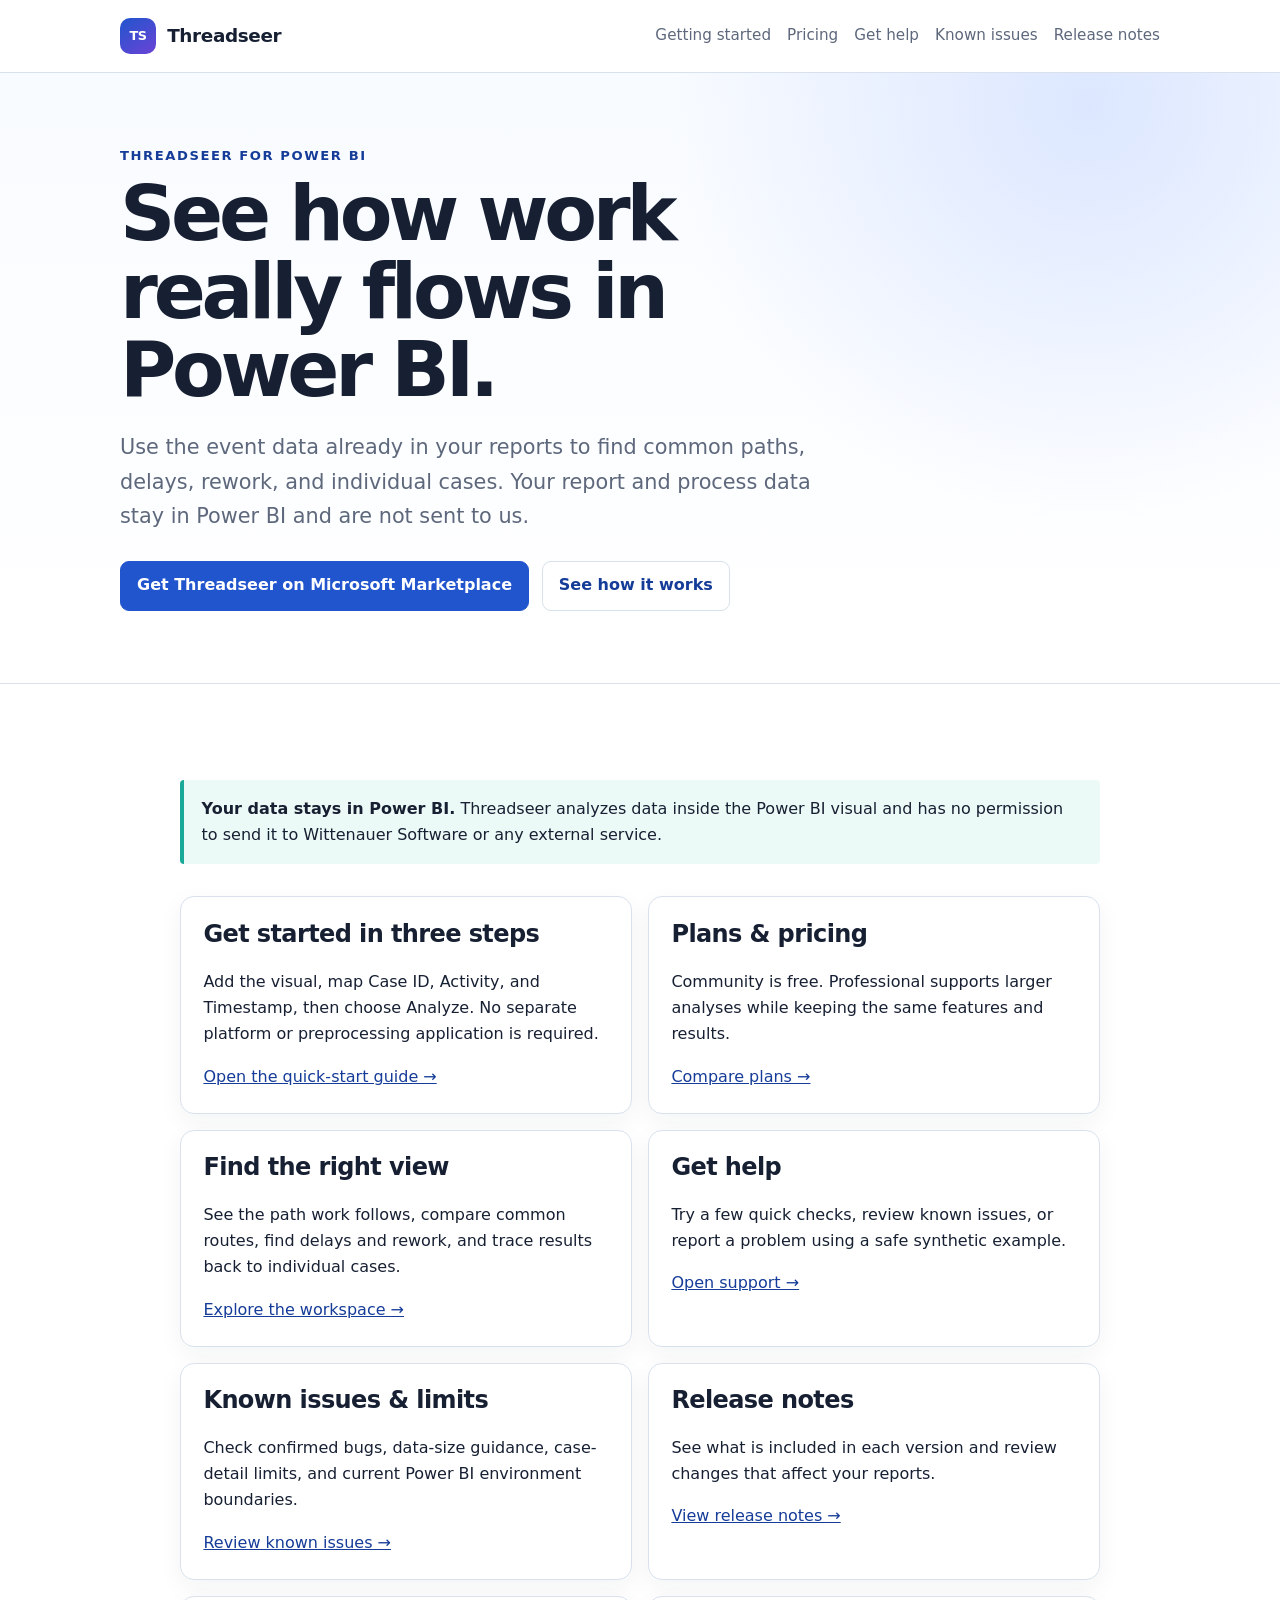
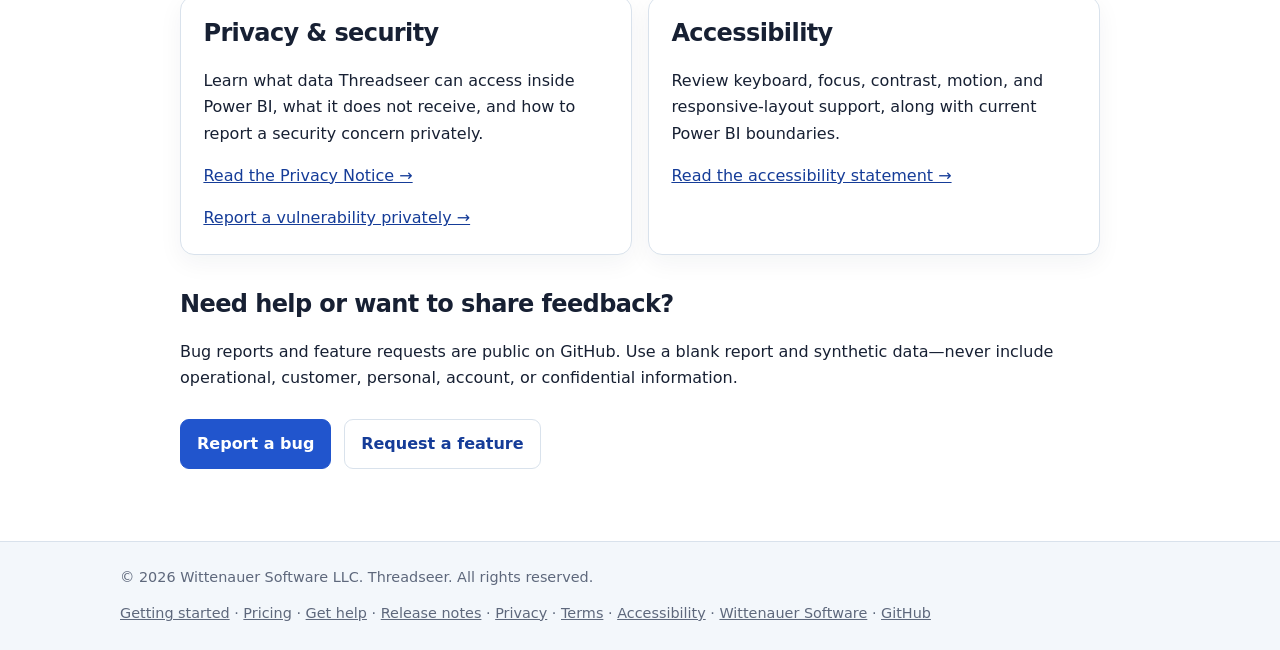
<file: docs/index.html>
<!doctype html>
<html lang="en">
<head>
  <meta charset="utf-8">
  <meta name="viewport" content="width=device-width, initial-scale=1">
  <meta name="description" content="See how work flows through your process, where it slows down, and where rework happens—directly in Power BI.">
  <title>Threadseer for Power BI</title>
  <link rel="stylesheet" href="./assets/styles.css?v=20260822-business-copy">
</head>
<body>
  <a class="skip-link" href="#main">Skip to content</a>
  <header class="site-header">
    <nav class="nav" aria-label="Primary">
      <a class="brand" href="./"><span class="brand-mark" aria-hidden="true">TS</span>Threadseer</a>
      <div class="nav-links"><a href="./getting-started/">Getting started</a><a href="./licensing/">Pricing</a><a href="./support/">Get help</a><a href="./known-issues/">Known issues</a><a href="./release-notes/">Release notes</a></div>
    </nav>
  </header>
  <main id="main">
    <section class="hero"><div class="hero-inner">
      <div class="eyebrow">Threadseer for Power BI</div>
      <h1>See how work really flows in Power BI.</h1>
      <p class="lede">Use the event data already in your reports to find common paths, delays, rework, and individual cases. Your report and process data stay in Power BI and are not sent to us.</p>
      <div class="actions"><a class="button" href="https://marketplace.microsoft.com/en-us/product/threadseer.threadseer?tab=Overview">Get Threadseer on Microsoft Marketplace</a><a class="button secondary" href="./getting-started/">See how it works</a></div>
    </div></section>
    <section class="content" aria-label="Threadseer resources">
      <div class="notice"><strong>Your data stays in Power BI.</strong> Threadseer analyzes data inside the Power BI visual and has no permission to send it to Wittenauer Software or any external service.</div>
      <div class="grid">
        <article class="card"><h2>Get started in three steps</h2><p>Add the visual, map Case ID, Activity, and Timestamp, then choose Analyze. No separate platform or preprocessing application is required.</p><p><a href="./getting-started/">Open the quick-start guide &rarr;</a></p></article>
        <article class="card"><h2>Plans &amp; pricing</h2><p>Community is free. Professional supports larger analyses while keeping the same features and results.</p><p><a href="./licensing/">Compare plans &rarr;</a></p></article>
        <article class="card"><h2>Find the right view</h2><p>See the path work follows, compare common routes, find delays and rework, and trace results back to individual cases.</p><p><a href="./getting-started/#workspace">Explore the workspace &rarr;</a></p></article>
        <article class="card"><h2>Get help</h2><p>Try a few quick checks, review known issues, or report a problem using a safe synthetic example.</p><p><a href="./support/">Open support &rarr;</a></p></article>
        <article class="card"><h2>Known issues &amp; limits</h2><p>Check confirmed bugs, data-size guidance, case-detail limits, and current Power BI environment boundaries.</p><p><a href="./known-issues/">Review known issues &rarr;</a></p></article>
        <article class="card"><h2>Release notes</h2><p>See what is included in each version and review changes that affect your reports.</p><p><a href="./release-notes/">View release notes &rarr;</a></p></article>
        <article class="card"><h2>Privacy &amp; security</h2><p>Learn what data Threadseer can access inside Power BI, what it does not receive, and how to report a security concern privately.</p><p><a href="./privacy/">Read the Privacy Notice &rarr;</a></p><p><a href="https://github.com/wittenauer-software/threadseer-support/security/advisories/new">Report a vulnerability privately &rarr;</a></p></article>
        <article class="card"><h2>Accessibility</h2><p>Review keyboard, focus, contrast, motion, and responsive-layout support, along with current Power BI boundaries.</p><p><a href="./accessibility/">Read the accessibility statement &rarr;</a></p></article>
      </div>
      <h2>Need help or want to share feedback?</h2>
      <p>Bug reports and feature requests are public on GitHub. Use a blank report and synthetic data—never include operational, customer, personal, account, or confidential information.</p>
      <div class="actions"><a class="button" href="https://github.com/wittenauer-software/threadseer-support/issues/new?template=bug_report.yml">Report a bug</a><a class="button secondary" href="https://github.com/wittenauer-software/threadseer-support/issues/new?template=feature_request.yml">Request a feature</a></div>
    </section>
  </main>
  <footer class="site-footer"><div class="footer-inner"><p>&copy; 2026 Wittenauer Software LLC. Threadseer. All rights reserved.</p><p><a href="./getting-started/">Getting started</a> &middot; <a href="./licensing/">Pricing</a> &middot; <a href="./support/">Get help</a> &middot; <a href="./release-notes/">Release notes</a> &middot; <a href="./privacy/">Privacy</a> &middot; <a href="./terms/">Terms</a> &middot; <a href="./accessibility/">Accessibility</a> &middot; <a href="https://wittenauersoftware.com">Wittenauer Software</a> &middot; <a href="https://github.com/wittenauer-software/threadseer-support">GitHub</a></p></div></footer>
</body>
</html>
</file>
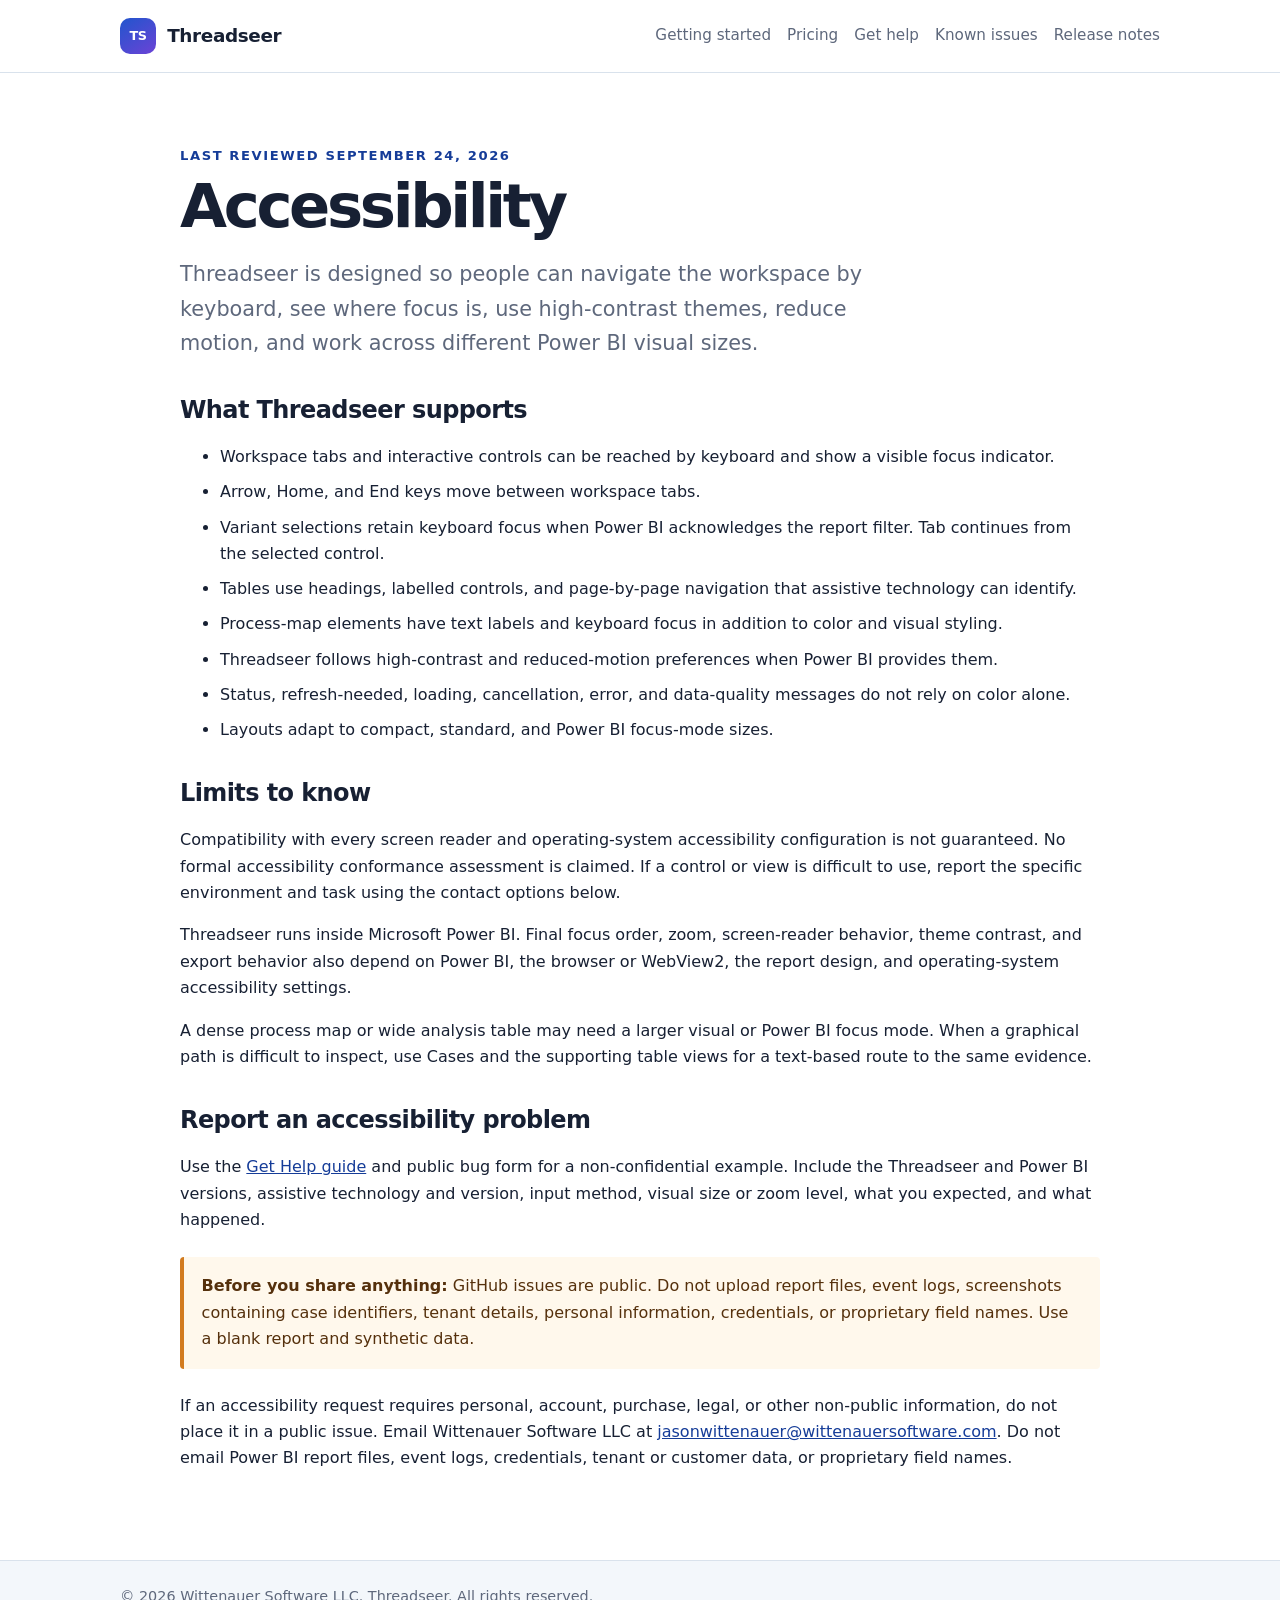
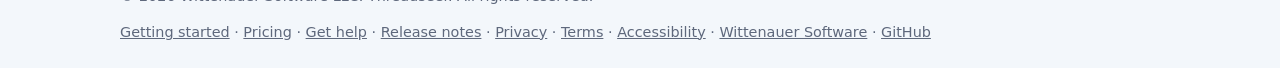
<file: docs/accessibility/index.html>
<!doctype html>
<html lang="en">
<head>
  <meta charset="utf-8">
  <meta name="viewport" content="width=device-width, initial-scale=1">
  <meta name="description" content="Learn how Threadseer supports keyboard use, focus, contrast, reduced motion, responsive layouts, and accessibility reporting.">
  <title>Accessibility | Threadseer</title>
  <link rel="stylesheet" href="../assets/styles.css?v=20260822-business-copy">
</head>
<body>
  <a class="skip-link" href="#main">Skip to content</a>
  <header class="site-header"><nav class="nav" aria-label="Primary"><a class="brand" href="../"><span class="brand-mark" aria-hidden="true">TS</span>Threadseer</a><div class="nav-links"><a href="../getting-started/">Getting started</a><a href="../licensing/">Pricing</a><a href="../support/">Get help</a><a href="../known-issues/">Known issues</a><a href="../release-notes/">Release notes</a></div></nav></header>
  <main id="main" class="page"><div class="content">
    <div class="eyebrow">Last reviewed September 24, 2026</div>
    <h1>Accessibility</h1>
    <p class="lede">Threadseer is designed so people can navigate the workspace by keyboard, see where focus is, use high-contrast themes, reduce motion, and work across different Power BI visual sizes.</p>

    <h2>What Threadseer supports</h2>
    <ul class="checklist">
      <li>Workspace tabs and interactive controls can be reached by keyboard and show a visible focus indicator.</li>
      <li>Arrow, Home, and End keys move between workspace tabs.</li>
      <li>Variant selections retain keyboard focus when Power BI acknowledges the report filter. Tab continues from the selected control.</li>
      <li>Tables use headings, labelled controls, and page-by-page navigation that assistive technology can identify.</li>
      <li>Process-map elements have text labels and keyboard focus in addition to color and visual styling.</li>
      <li>Threadseer follows high-contrast and reduced-motion preferences when Power BI provides them.</li>
      <li>Status, refresh-needed, loading, cancellation, error, and data-quality messages do not rely on color alone.</li>
      <li>Layouts adapt to compact, standard, and Power BI focus-mode sizes.</li>
    </ul>

    <h2>Limits to know</h2>
    <p>Compatibility with every screen reader and operating-system accessibility configuration is not guaranteed. No formal accessibility conformance assessment is claimed. If a control or view is difficult to use, report the specific environment and task using the contact options below.</p>
    <p>Threadseer runs inside Microsoft Power BI. Final focus order, zoom, screen-reader behavior, theme contrast, and export behavior also depend on Power BI, the browser or WebView2, the report design, and operating-system accessibility settings.</p>
    <p>A dense process map or wide analysis table may need a larger visual or Power BI focus mode. When a graphical path is difficult to inspect, use Cases and the supporting table views for a text-based route to the same evidence.</p>

    <h2>Report an accessibility problem</h2>
    <p>Use the <a href="../support/">Get Help guide</a> and public bug form for a non-confidential example. Include the Threadseer and Power BI versions, assistive technology and version, input method, visual size or zoom level, what you expected, and what happened.</p>
    <div class="notice warning"><strong>Before you share anything:</strong> GitHub issues are public. Do not upload report files, event logs, screenshots containing case identifiers, tenant details, personal information, credentials, or proprietary field names. Use a blank report and synthetic data.</div>
    <p>If an accessibility request requires personal, account, purchase, legal, or other non-public information, do not place it in a public issue. Email Wittenauer Software LLC at <a href="mailto:jasonwittenauer@wittenauersoftware.com">jasonwittenauer@wittenauersoftware.com</a>. Do not email Power BI report files, event logs, credentials, tenant or customer data, or proprietary field names.</p>
  </div></main>
  <footer class="site-footer"><div class="footer-inner"><p>&copy; 2026 Wittenauer Software LLC. Threadseer. All rights reserved.</p><p><a href="../getting-started/">Getting started</a> &middot; <a href="../licensing/">Pricing</a> &middot; <a href="../support/">Get help</a> &middot; <a href="../release-notes/">Release notes</a> &middot; <a href="../privacy/">Privacy</a> &middot; <a href="../terms/">Terms</a> &middot; <a href="./">Accessibility</a> &middot; <a href="https://wittenauersoftware.com">Wittenauer Software</a> &middot; <a href="https://github.com/wittenauer-software/threadseer-support">GitHub</a></p></div></footer>
</body>
</html>
</file>
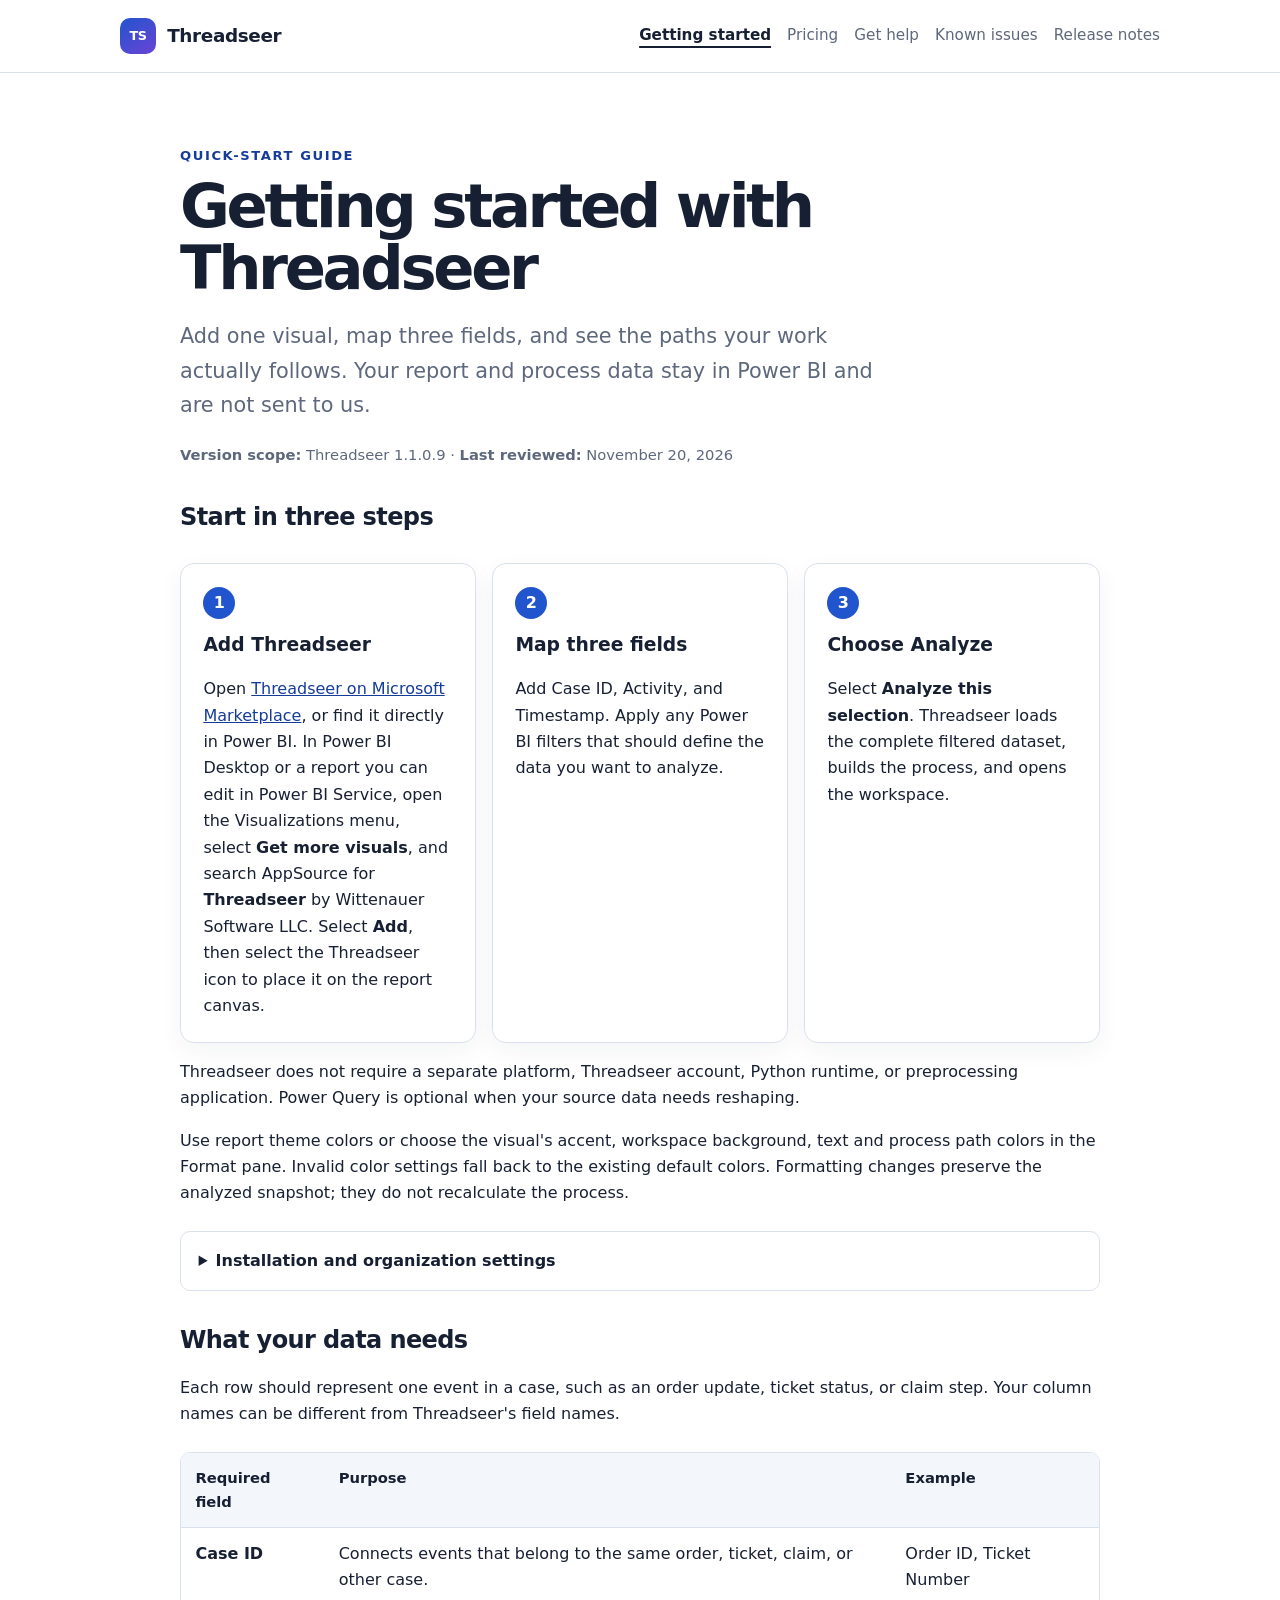
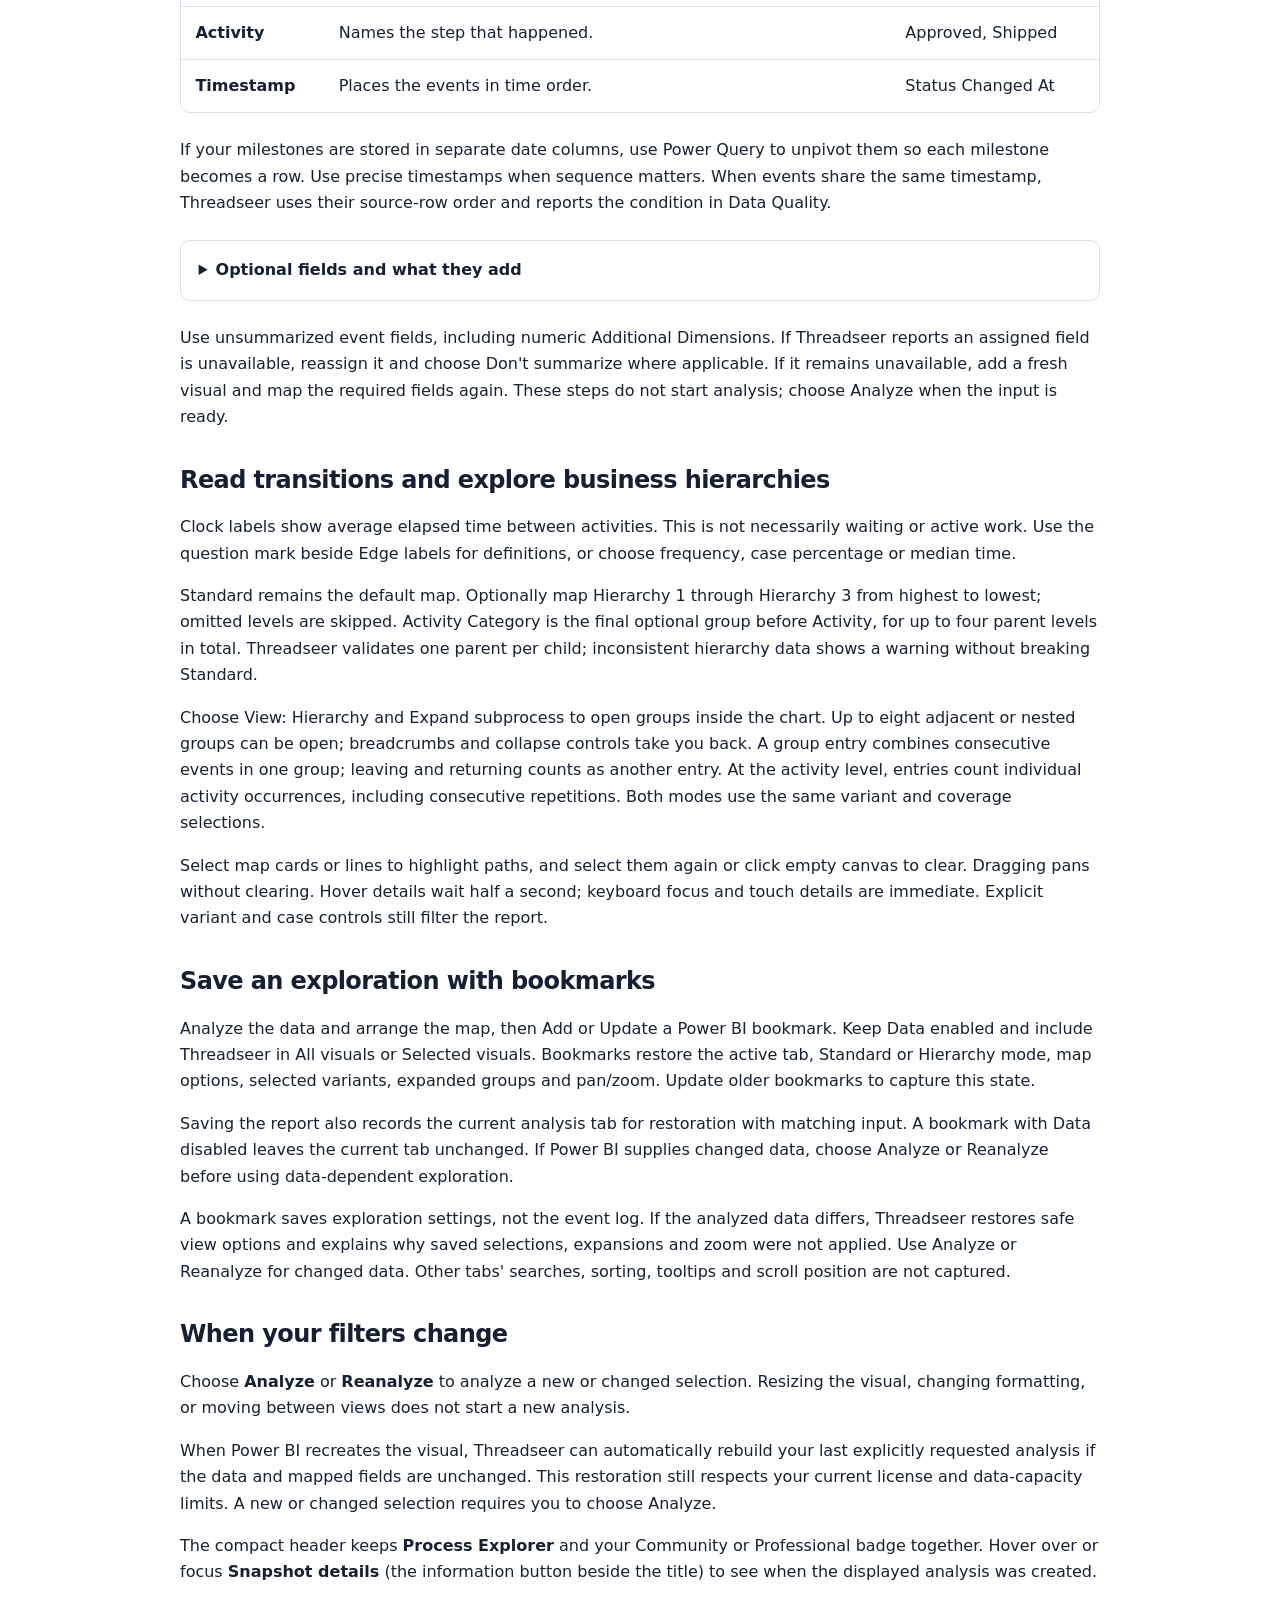
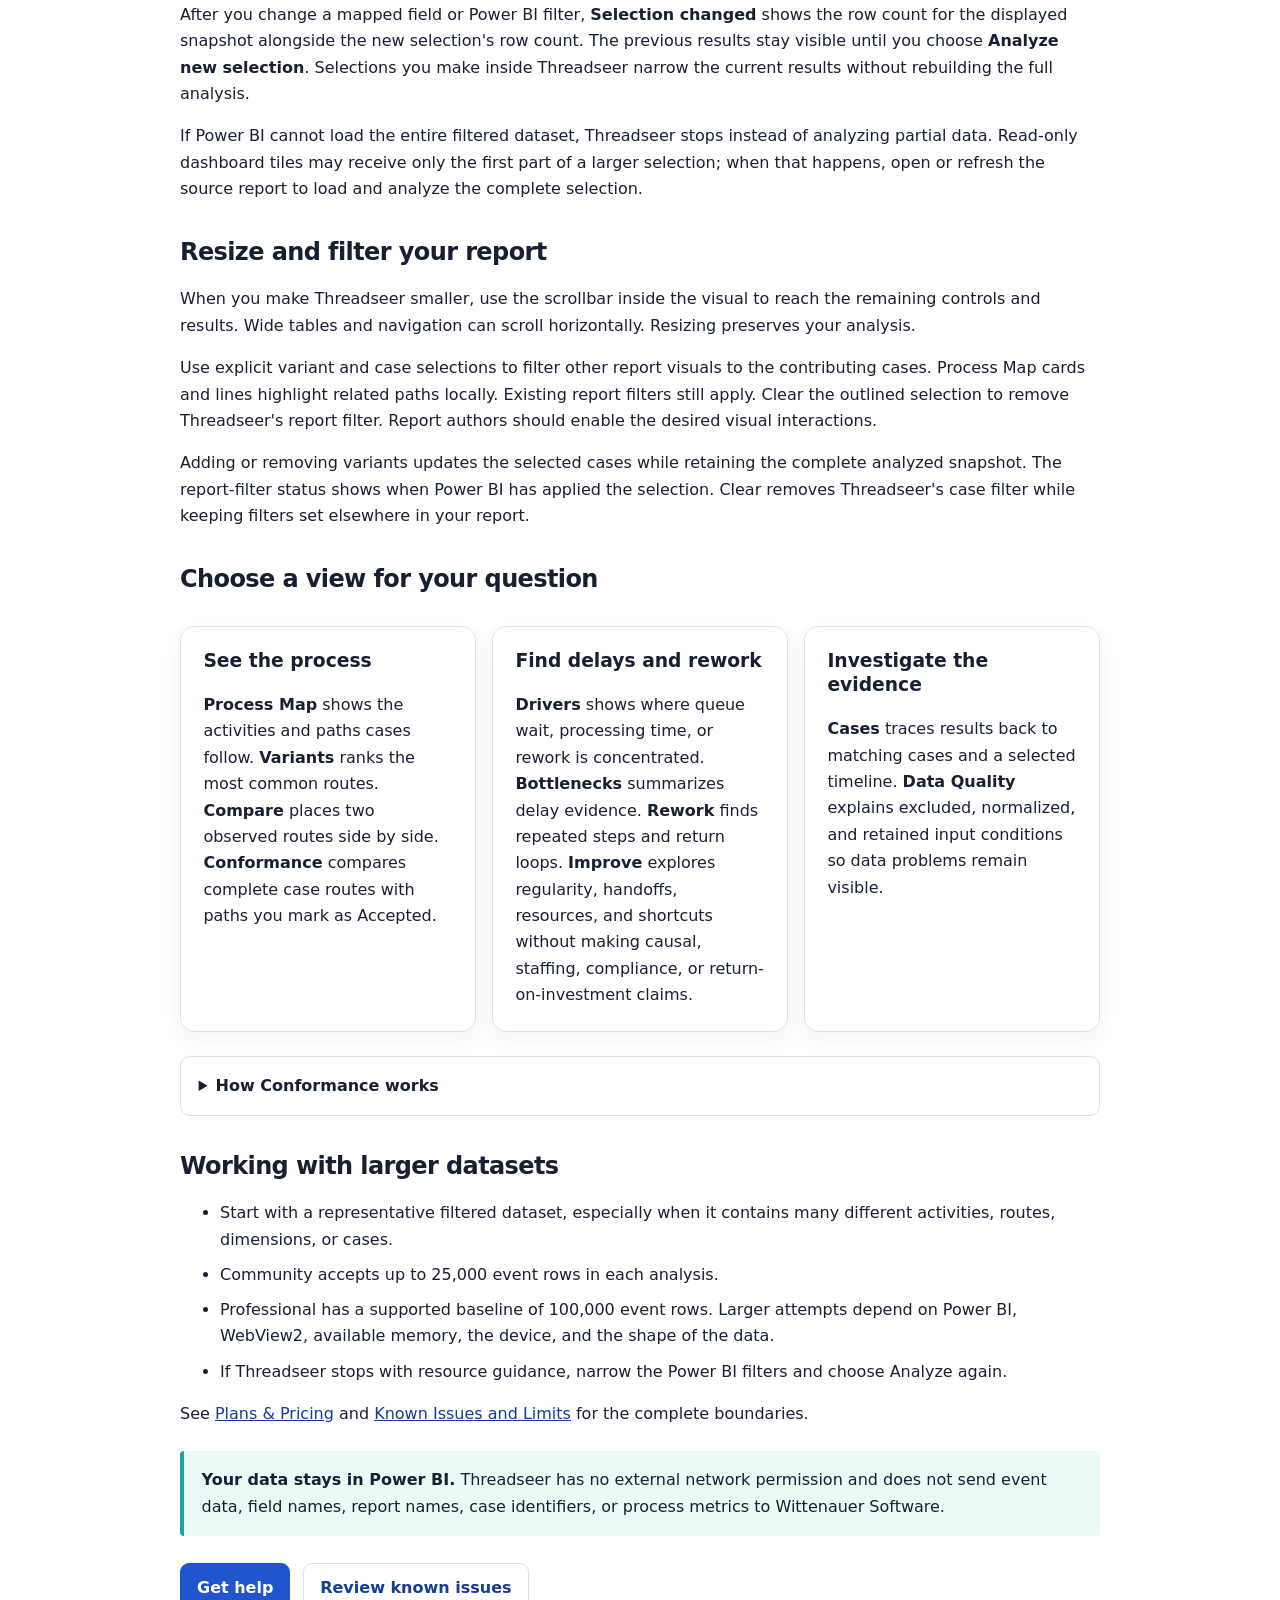
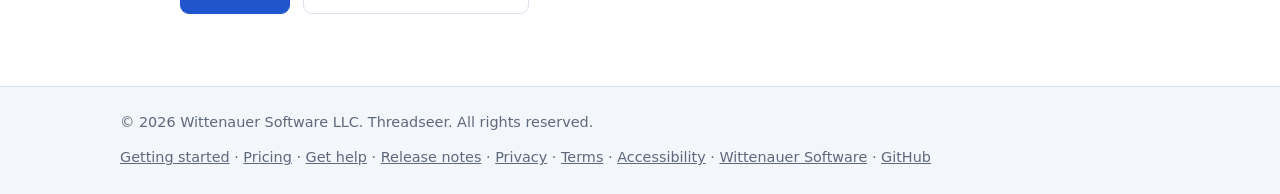
<file: docs/getting-started/index.html>
<!doctype html>
<html lang="en">
<head>
  <meta charset="utf-8">
  <meta name="viewport" content="width=device-width, initial-scale=1">
  <meta name="description" content="Add Threadseer to Power BI, map three required fields, analyze your data, and choose the right view for your question.">
  <title>Getting Started | Threadseer</title>
  <link rel="stylesheet" href="../assets/styles.css?v=20260822-business-copy">
</head>
<body>
  <a class="skip-link" href="#main">Skip to content</a>
  <header class="site-header"><nav class="nav" aria-label="Primary"><a class="brand" href="../"><span class="brand-mark" aria-hidden="true">TS</span>Threadseer</a><div class="nav-links"><a href="./" aria-current="page">Getting started</a><a href="../licensing/">Pricing</a><a href="../support/">Get help</a><a href="../known-issues/">Known issues</a><a href="../release-notes/">Release notes</a></div></nav></header>
  <main id="main" class="page"><div class="content">
    <div class="eyebrow">Quick-start guide</div>
    <h1>Getting started with Threadseer</h1>
    <p class="lede">Add one visual, map three fields, and see the paths your work actually follows. Your report and process data stay in Power BI and are not sent to us.</p>
    <p class="meta"><strong>Version scope:</strong> Threadseer 1.1.0.9 &middot; <strong>Last reviewed:</strong> November 20, 2026</p>

    <h2>Start in three steps</h2>
    <div class="grid steps-grid">
      <article class="card"><div class="step-number" aria-hidden="true">1</div><h3>Add Threadseer</h3><p>Open <a href="https://marketplace.microsoft.com/en-us/product/threadseer.threadseer?tab=Overview">Threadseer on Microsoft Marketplace</a>, or find it directly in Power BI. In Power BI Desktop or a report you can edit in Power BI Service, open the Visualizations menu, select <strong>Get more visuals</strong>, and search AppSource for <strong>Threadseer</strong> by Wittenauer Software LLC. Select <strong>Add</strong>, then select the Threadseer icon to place it on the report canvas.</p></article>
      <article class="card"><div class="step-number" aria-hidden="true">2</div><h3>Map three fields</h3><p>Add Case ID, Activity, and Timestamp. Apply any Power BI filters that should define the data you want to analyze.</p></article>
      <article class="card"><div class="step-number" aria-hidden="true">3</div><h3>Choose Analyze</h3><p>Select <strong>Analyze this selection</strong>. Threadseer loads the complete filtered dataset, builds the process, and opens the workspace.</p></article>
    </div>
    <p>Threadseer does not require a separate platform, Threadseer account, Python runtime, or preprocessing application. Power Query is optional when your source data needs reshaping.</p>
    <p>Use report theme colors or choose the visual's accent, workspace background, text and process path colors in the Format pane. Invalid color settings fall back to the existing default colors. Formatting changes preserve the analyzed snapshot; they do not recalculate the process.</p>

    <details>
      <summary>Installation and organization settings</summary>
      <div class="details-body">
        <p>Your Power BI administrator can restrict custom visuals or provide them through an organization library. If you cannot find or add Threadseer, check those settings with your administrator and confirm that you are using the intended Microsoft work account. See Microsoft's <a href="https://learn.microsoft.com/en-us/power-bi/developer/visuals/import-visual">visual installation guide</a> for the available import options.</p>
        <p>Community does not need a Professional license. For larger analyses, follow the <a href="../licensing/">Professional purchase and license-assignment guide</a>.</p>
      </div>
    </details>

    <h2>What your data needs</h2>
    <p>Each row should represent one event in a case, such as an order update, ticket status, or claim step. Your column names can be different from Threadseer's field names.</p>
    <div class="table-wrap" role="region" aria-label="Required Threadseer fields" tabindex="0"><table>
      <thead><tr><th>Required field</th><th>Purpose</th><th>Example</th></tr></thead>
      <tbody>
        <tr><td><strong>Case ID</strong></td><td>Connects events that belong to the same order, ticket, claim, or other case.</td><td>Order ID, Ticket Number</td></tr>
        <tr><td><strong>Activity</strong></td><td>Names the step that happened.</td><td>Approved, Shipped</td></tr>
        <tr><td><strong>Timestamp</strong></td><td>Places the events in time order.</td><td>Status Changed At</td></tr>
      </tbody>
    </table></div>
    <p>If your milestones are stored in separate date columns, use Power Query to unpivot them so each milestone becomes a row. Use precise timestamps when sequence matters. When events share the same timestamp, Threadseer uses their source-row order and reports the condition in Data Quality.</p>

    <details>
      <summary>Optional fields and what they add</summary>
      <div class="details-body table-wrap" role="region" aria-label="Optional Threadseer fields" tabindex="0"><table>
        <thead><tr><th>Optional field</th><th>What it adds</th></tr></thead>
        <tbody>
          <tr><td><strong>Activity Category</strong></td><td>Category labels and colors on the process map.</td></tr>
          <tr><td><strong>End Timestamp</strong></td><td>Separate processing-time and queue-wait measures. Without it, Threadseer does not guess which kind of delay occurred.</td></tr>
          <tr><td><strong>Event / Row ID</strong></td><td>A direct connection to an individual Power BI source row when one is available. It does not change the calculations.</td></tr>
          <tr><td><strong>Resource</strong></td><td>People, teams, or other resource context for investigation. It is not proof of utilization or capacity.</td></tr>
          <tr><td><strong>Outcome</strong></td><td>Outcome-rate comparisons.</td></tr>
          <tr><td><strong>Value or Cost</strong></td><td>Value and cost summaries. Threadseer uses the Power BI field's format for mapped-value labels and tooltips, including currency, decimals, percentages, and negative-number formats.</td></tr>
          <tr><td><strong>Additional Dimensions</strong></td><td>Comparisons using up to three extra business fields, such as location, product, or priority.</td></tr>
        </tbody>
      </table></div>
    </details>

    <p>Use unsummarized event fields, including numeric Additional Dimensions. If Threadseer reports an assigned field is unavailable, reassign it and choose Don't summarize where applicable. If it remains unavailable, add a fresh visual and map the required fields again. These steps do not start analysis; choose Analyze when the input is ready.</p>

    <h2>Read transitions and explore business hierarchies</h2>
    <p>Clock labels show average elapsed time between activities. This is not necessarily waiting or active work. Use the question mark beside Edge labels for definitions, or choose frequency, case percentage or median time.</p>
    <p>Standard remains the default map. Optionally map Hierarchy 1 through Hierarchy 3 from highest to lowest; omitted levels are skipped. Activity Category is the final optional group before Activity, for up to four parent levels in total. Threadseer validates one parent per child; inconsistent hierarchy data shows a warning without breaking Standard.</p>
    <p>Choose View: Hierarchy and Expand subprocess to open groups inside the chart. Up to eight adjacent or nested groups can be open; breadcrumbs and collapse controls take you back. A group entry combines consecutive events in one group; leaving and returning counts as another entry. At the activity level, entries count individual activity occurrences, including consecutive repetitions. Both modes use the same variant and coverage selections.</p>
    <p>Select map cards or lines to highlight paths, and select them again or click empty canvas to clear. Dragging pans without clearing. Hover details wait half a second; keyboard focus and touch details are immediate. Explicit variant and case controls still filter the report.</p>
    <h2>Save an exploration with bookmarks</h2>
    <p>Analyze the data and arrange the map, then Add or Update a Power BI bookmark. Keep Data enabled and include Threadseer in All visuals or Selected visuals. Bookmarks restore the active tab, Standard or Hierarchy mode, map options, selected variants, expanded groups and pan/zoom. Update older bookmarks to capture this state.</p>
    <p>Saving the report also records the current analysis tab for restoration with matching input. A bookmark with Data disabled leaves the current tab unchanged. If Power BI supplies changed data, choose Analyze or Reanalyze before using data-dependent exploration.</p>
    <p>A bookmark saves exploration settings, not the event log. If the analyzed data differs, Threadseer restores safe view options and explains why saved selections, expansions and zoom were not applied. Use Analyze or Reanalyze for changed data. Other tabs' searches, sorting, tooltips and scroll position are not captured.</p>
    <h2>When your filters change</h2>
    <p>Choose <strong>Analyze</strong> or <strong>Reanalyze</strong> to analyze a new or changed selection. Resizing the visual, changing formatting, or moving between views does not start a new analysis.</p>
    <p id="automatic-restoration">When Power BI recreates the visual, Threadseer can automatically rebuild your last explicitly requested analysis if the data and mapped fields are unchanged. This restoration still respects your current license and data-capacity limits. A new or changed selection requires you to choose Analyze.</p>
    <p>The compact header keeps <strong>Process Explorer</strong> and your Community or Professional badge together. Hover over or focus <strong>Snapshot details</strong> (the information button beside the title) to see when the displayed analysis was created.</p>
    <p>After you change a mapped field or Power BI filter, <strong>Selection changed</strong> shows the row count for the displayed snapshot alongside the new selection's row count. The previous results stay visible until you choose <strong>Analyze new selection</strong>. Selections you make inside Threadseer narrow the current results without rebuilding the full analysis.</p>
    <p>If Power BI cannot load the entire filtered dataset, Threadseer stops instead of analyzing partial data. Read-only dashboard tiles may receive only the first part of a larger selection; when that happens, open or refresh the source report to load and analyze the complete selection.</p>

    <h2>Resize and filter your report</h2>
    <p>When you make Threadseer smaller, use the scrollbar inside the visual to reach the remaining controls and results. Wide tables and navigation can scroll horizontally. Resizing preserves your analysis.</p>
    <p>Use explicit variant and case selections to filter other report visuals to the contributing cases. Process Map cards and lines highlight related paths locally. Existing report filters still apply. Clear the outlined selection to remove Threadseer's report filter. Report authors should enable the desired visual interactions.</p>
    <p>Adding or removing variants updates the selected cases while retaining the complete analyzed snapshot. The report-filter status shows when Power BI has applied the selection. Clear removes Threadseer's case filter while keeping filters set elsewhere in your report.</p>
    <h2 id="workspace">Choose a view for your question</h2>
    <div class="grid workspace-grid">
      <article class="card"><h3>See the process</h3><p><strong>Process Map</strong> shows the activities and paths cases follow. <strong>Variants</strong> ranks the most common routes. <strong>Compare</strong> places two observed routes side by side. <strong>Conformance</strong> compares complete case routes with paths you mark as Accepted.</p></article>
      <article class="card"><h3>Find delays and rework</h3><p><strong>Drivers</strong> shows where queue wait, processing time, or rework is concentrated. <strong>Bottlenecks</strong> summarizes delay evidence. <strong>Rework</strong> finds repeated steps and return loops. <strong>Improve</strong> explores regularity, handoffs, resources, and shortcuts without making causal, staffing, compliance, or return-on-investment claims.</p></article>
      <article class="card"><h3>Investigate the evidence</h3><p><strong>Cases</strong> traces results back to matching cases and a selected timeline. <strong>Data Quality</strong> explains excluded, normalized, and retained input conditions so data problems remain visible.</p></article>
    </div>

    <details>
      <summary>How Conformance works</summary>
      <div class="details-body">
        <p>Mark observed paths as <strong>Accepted</strong> and choose one accepted path as <strong>Primary</strong>. A case conforms only when its complete activity sequence exactly matches an Accepted path. Primary changes the visual emphasis; it does not change the score.</p>
        <p>The map distinguishes Primary, accepted-only, shortcut, repetition, unexpected-path, and deviation evidence. You can zoom, fit, pan, and use the keyboard to inspect it. Paths saved from another filter context remain manageable even when the current data contains no matching cases. Deviation details link back to contributing cases and Driver Analysis.</p>
      </div>
    </details>

    <h2>Working with larger datasets</h2>
    <ul class="checklist">
      <li>Start with a representative filtered dataset, especially when it contains many different activities, routes, dimensions, or cases.</li>
      <li>Community accepts up to 25,000 event rows in each analysis.</li>
      <li>Professional has a supported baseline of 100,000 event rows. Larger attempts depend on Power BI, WebView2, available memory, the device, and the shape of the data.</li>
      <li>If Threadseer stops with resource guidance, narrow the Power BI filters and choose Analyze again.</li>
    </ul>
    <p>See <a href="../licensing/">Plans &amp; Pricing</a> and <a href="../known-issues/">Known Issues and Limits</a> for the complete boundaries.</p>

    <div class="notice"><strong>Your data stays in Power BI.</strong> Threadseer has no external network permission and does not send event data, field names, report names, case identifiers, or process metrics to Wittenauer Software.</div>
    <div class="actions"><a class="button" href="../support/">Get help</a><a class="button secondary" href="../known-issues/">Review known issues</a></div>
  </div></main>
  <footer class="site-footer"><div class="footer-inner"><p>&copy; 2026 Wittenauer Software LLC. Threadseer. All rights reserved.</p><p><a href="./">Getting started</a> &middot; <a href="../licensing/">Pricing</a> &middot; <a href="../support/">Get help</a> &middot; <a href="../release-notes/">Release notes</a> &middot; <a href="../privacy/">Privacy</a> &middot; <a href="../terms/">Terms</a> &middot; <a href="../accessibility/">Accessibility</a> &middot; <a href="https://wittenauersoftware.com">Wittenauer Software</a> &middot; <a href="https://github.com/wittenauer-software/threadseer-support">GitHub</a></p></div></footer>
</body>
</html>
</file>
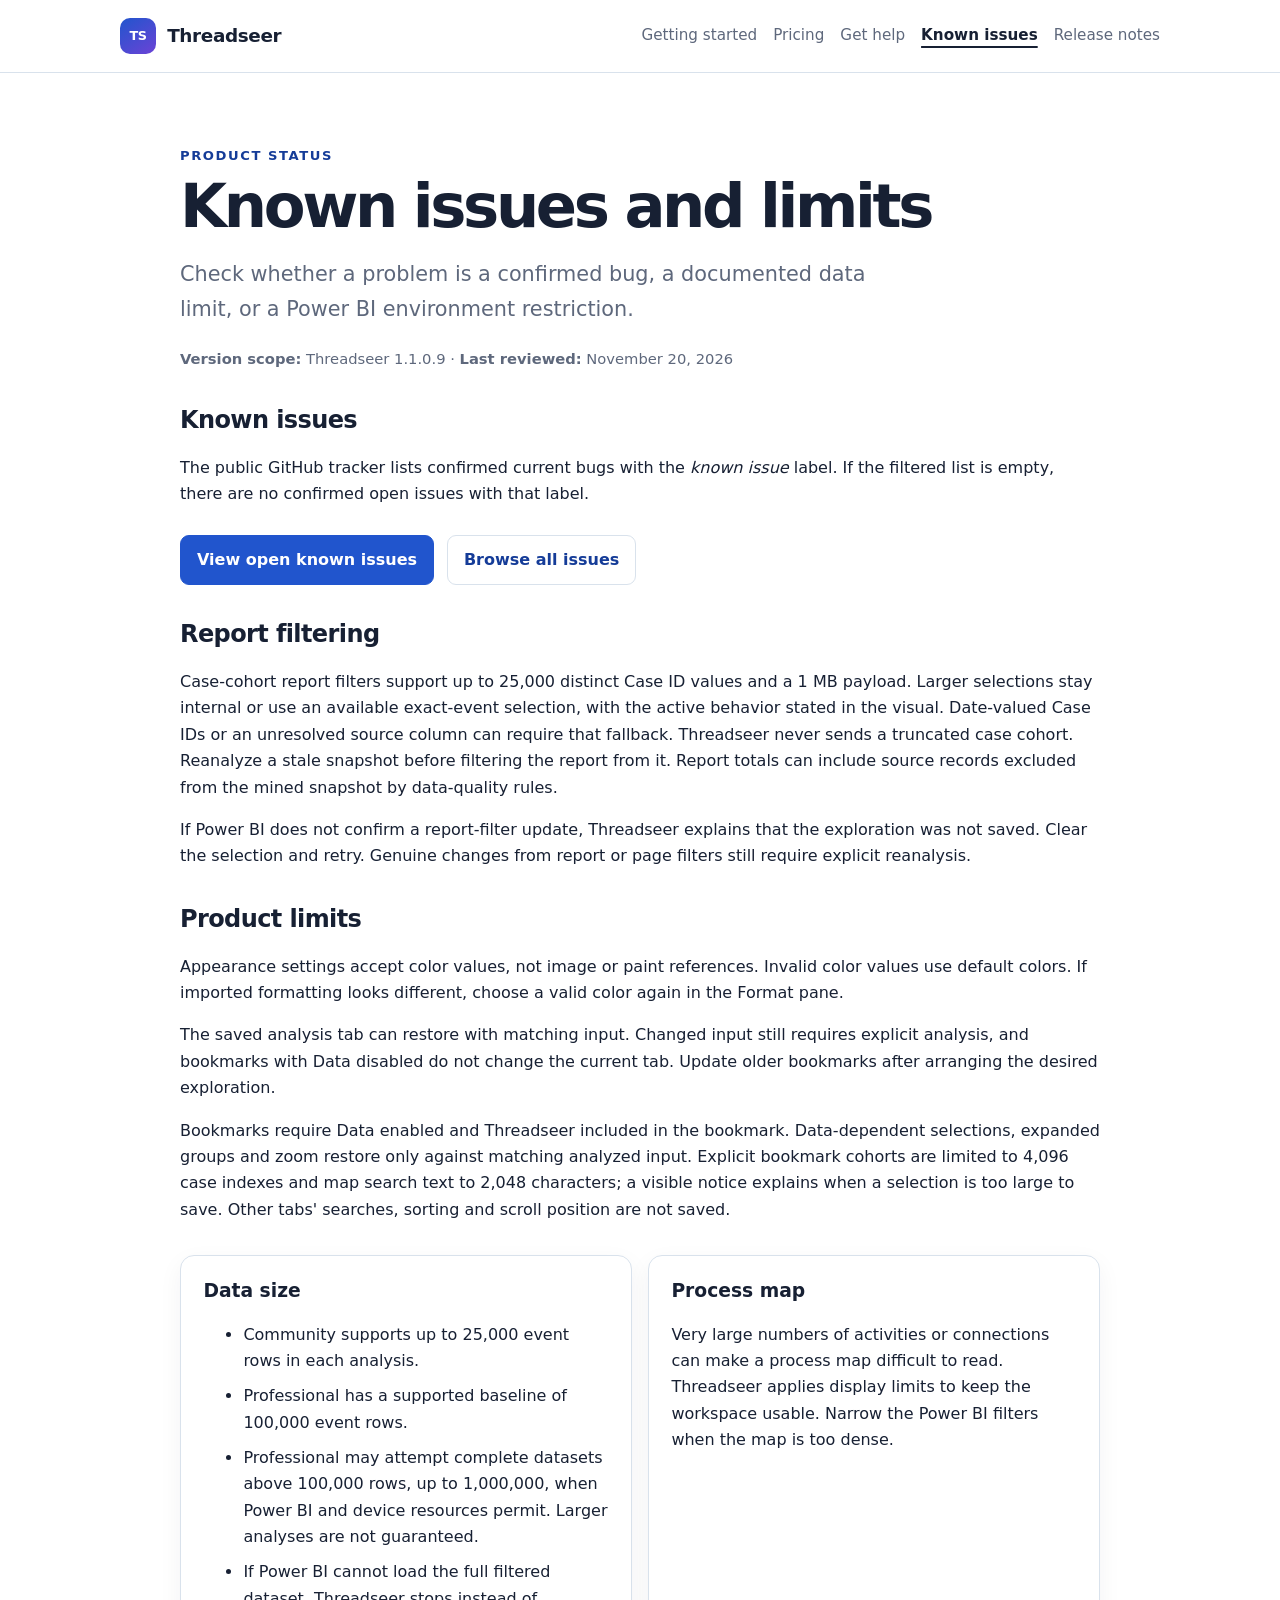
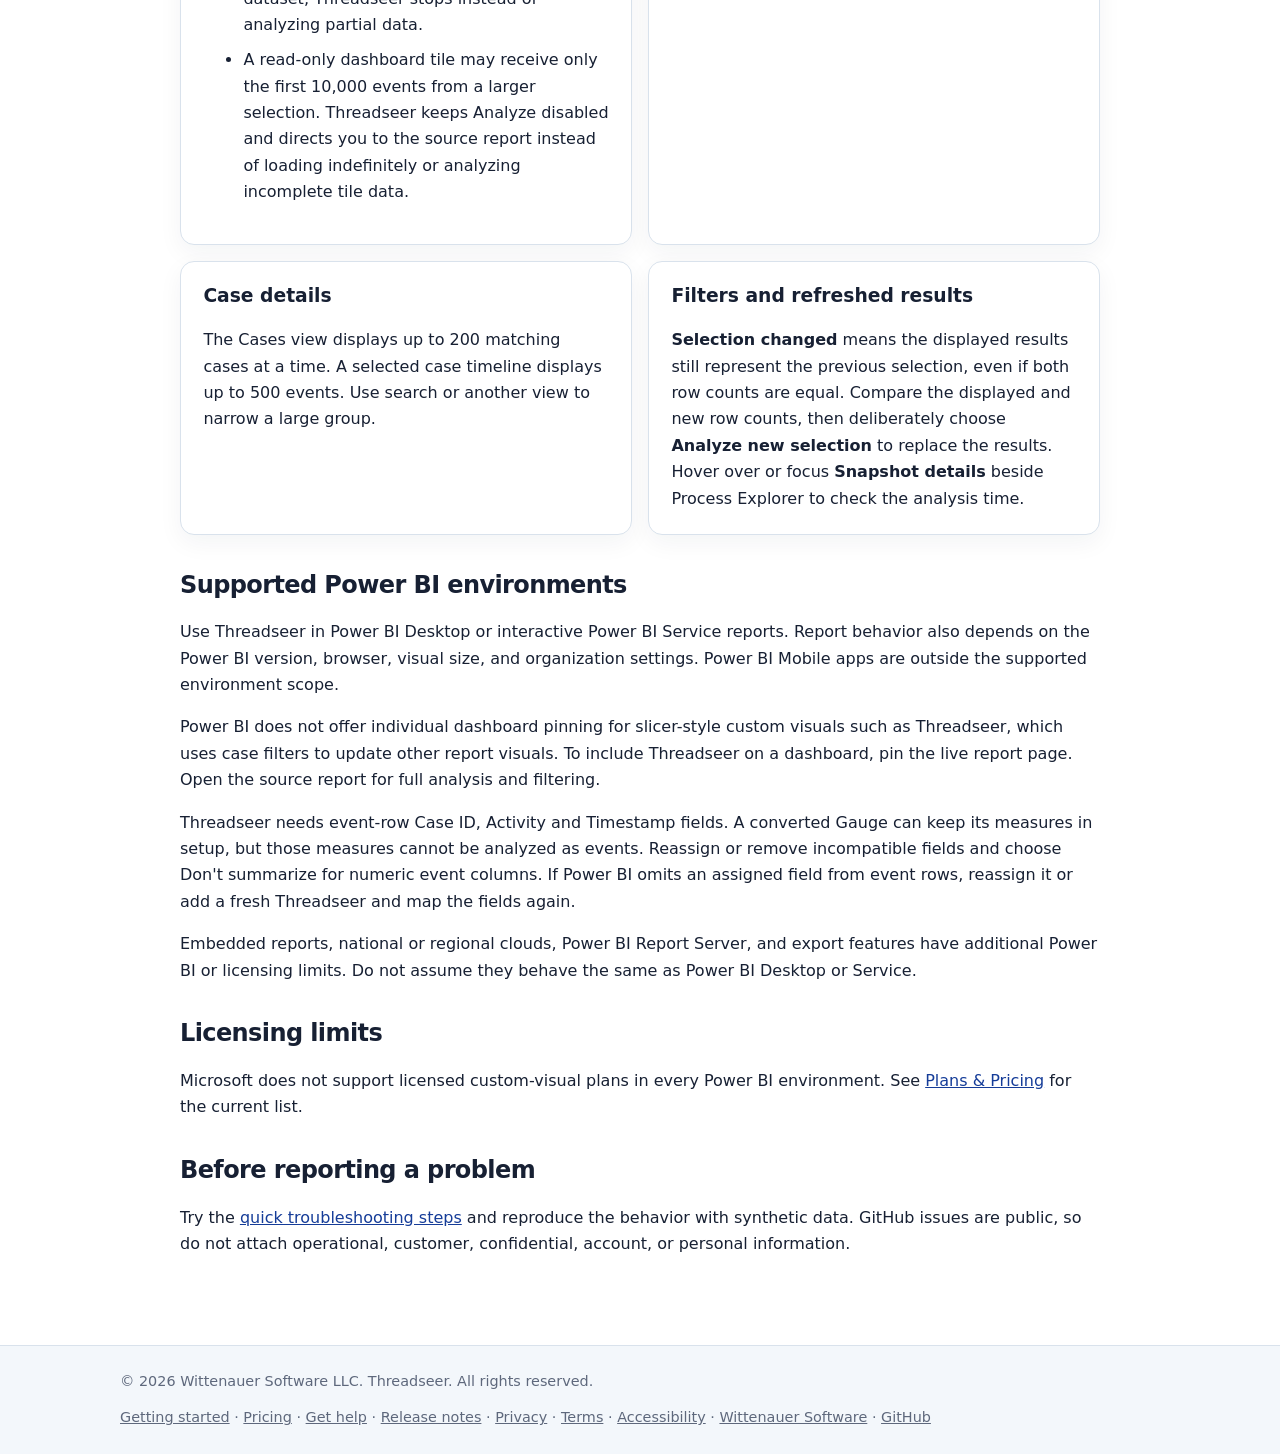
<file: docs/known-issues/index.html>
<!doctype html>
<html lang="en">
<head>
  <meta charset="utf-8">
  <meta name="viewport" content="width=device-width, initial-scale=1">
  <meta name="description" content="Check confirmed Threadseer issues, data limits, Power BI environment boundaries, and reporting guidance.">
  <title>Known Issues and Limits | Threadseer</title>
  <link rel="stylesheet" href="../assets/styles.css?v=20260822-business-copy">
</head>
<body>
  <a class="skip-link" href="#main">Skip to content</a>
  <header class="site-header"><nav class="nav" aria-label="Primary"><a class="brand" href="../"><span class="brand-mark" aria-hidden="true">TS</span>Threadseer</a><div class="nav-links"><a href="../getting-started/">Getting started</a><a href="../licensing/">Pricing</a><a href="../support/">Get help</a><a href="./" aria-current="page">Known issues</a><a href="../release-notes/">Release notes</a></div></nav></header>
  <main id="main" class="page"><div class="content">
    <div class="eyebrow">Product status</div><h1>Known issues and limits</h1>
    <p class="lede">Check whether a problem is a confirmed bug, a documented data limit, or a Power BI environment restriction.</p>
    <p class="meta"><strong>Version scope:</strong> Threadseer 1.1.0.9 &middot; <strong>Last reviewed:</strong> November 20, 2026</p>

    <h2>Known issues</h2>
    <p>The public GitHub tracker lists confirmed current bugs with the <em>known issue</em> label. If the filtered list is empty, there are no confirmed open issues with that label.</p>
    <div class="actions"><a class="button" href="https://github.com/wittenauer-software/threadseer-support/issues?q=is%3Aissue+is%3Aopen+label%3A%22known+issue%22">View open known issues</a><a class="button secondary" href="https://github.com/wittenauer-software/threadseer-support/issues">Browse all issues</a></div>

    <h2>Report filtering</h2>
    <p>Case-cohort report filters support up to 25,000 distinct Case ID values and a 1 MB payload. Larger selections stay internal or use an available exact-event selection, with the active behavior stated in the visual. Date-valued Case IDs or an unresolved source column can require that fallback. Threadseer never sends a truncated case cohort. Reanalyze a stale snapshot before filtering the report from it. Report totals can include source records excluded from the mined snapshot by data-quality rules.</p>
    <p>If Power BI does not confirm a report-filter update, Threadseer explains that the exploration was not saved. Clear the selection and retry. Genuine changes from report or page filters still require explicit reanalysis.</p>
    <h2>Product limits</h2>
    <p>Appearance settings accept color values, not image or paint references. Invalid color values use default colors. If imported formatting looks different, choose a valid color again in the Format pane.</p>
    <p>The saved analysis tab can restore with matching input. Changed input still requires explicit analysis, and bookmarks with Data disabled do not change the current tab. Update older bookmarks after arranging the desired exploration.</p>
    <p>Bookmarks require Data enabled and Threadseer included in the bookmark. Data-dependent selections, expanded groups and zoom restore only against matching analyzed input. Explicit bookmark cohorts are limited to 4,096 case indexes and map search text to 2,048 characters; a visible notice explains when a selection is too large to save. Other tabs' searches, sorting and scroll position are not saved.</p>
    <div class="grid limits-grid">
      <article class="card"><h3>Data size</h3><ul class="checklist"><li>Community supports up to 25,000 event rows in each analysis.</li><li>Professional has a supported baseline of 100,000 event rows.</li><li>Professional may attempt complete datasets above 100,000 rows, up to 1,000,000, when Power BI and device resources permit. Larger analyses are not guaranteed.</li><li>If Power BI cannot load the full filtered dataset, Threadseer stops instead of analyzing partial data.</li><li>A read-only dashboard tile may receive only the first 10,000 events from a larger selection. Threadseer keeps Analyze disabled and directs you to the source report instead of loading indefinitely or analyzing incomplete tile data.</li></ul></article>
      <article class="card"><h3>Process map</h3><p>Very large numbers of activities or connections can make a process map difficult to read. Threadseer applies display limits to keep the workspace usable. Narrow the Power BI filters when the map is too dense.</p></article>
      <article class="card"><h3>Case details</h3><p>The Cases view displays up to 200 matching cases at a time. A selected case timeline displays up to 500 events. Use search or another view to narrow a large group.</p></article>
      <article class="card"><h3>Filters and refreshed results</h3><p><strong>Selection changed</strong> means the displayed results still represent the previous selection, even if both row counts are equal. Compare the displayed and new row counts, then deliberately choose <strong>Analyze new selection</strong> to replace the results. Hover over or focus <strong>Snapshot details</strong> beside Process Explorer to check the analysis time.</p></article>
    </div>

    <h2>Supported Power BI environments</h2>
    <p>Use Threadseer in Power BI Desktop or interactive Power BI Service reports. Report behavior also depends on the Power BI version, browser, visual size, and organization settings. Power BI Mobile apps are outside the supported environment scope.</p>
    <p>Power BI does not offer individual dashboard pinning for slicer-style custom visuals such as Threadseer, which uses case filters to update other report visuals. To include Threadseer on a dashboard, pin the live report page. Open the source report for full analysis and filtering.</p>
    <p>Threadseer needs event-row Case ID, Activity and Timestamp fields. A converted Gauge can keep its measures in setup, but those measures cannot be analyzed as events. Reassign or remove incompatible fields and choose Don't summarize for numeric event columns. If Power BI omits an assigned field from event rows, reassign it or add a fresh Threadseer and map the fields again.</p>
    <p>Embedded reports, national or regional clouds, Power BI Report Server, and export features have additional Power BI or licensing limits. Do not assume they behave the same as Power BI Desktop or Service.</p>

    <h2>Licensing limits</h2>
    <p>Microsoft does not support licensed custom-visual plans in every Power BI environment. See <a href="../licensing/">Plans &amp; Pricing</a> for the current list.</p>

    <h2>Before reporting a problem</h2><p>Try the <a href="../support/">quick troubleshooting steps</a> and reproduce the behavior with synthetic data. GitHub issues are public, so do not attach operational, customer, confidential, account, or personal information.</p>
  </div></main>
  <footer class="site-footer"><div class="footer-inner"><p>&copy; 2026 Wittenauer Software LLC. Threadseer. All rights reserved.</p><p><a href="../getting-started/">Getting started</a> &middot; <a href="../licensing/">Pricing</a> &middot; <a href="../support/">Get help</a> &middot; <a href="../release-notes/">Release notes</a> &middot; <a href="../privacy/">Privacy</a> &middot; <a href="../terms/">Terms</a> &middot; <a href="../accessibility/">Accessibility</a> &middot; <a href="https://wittenauersoftware.com">Wittenauer Software</a> &middot; <a href="https://github.com/wittenauer-software/threadseer-support">GitHub</a></p></div></footer>
</body>
</html>
</file>
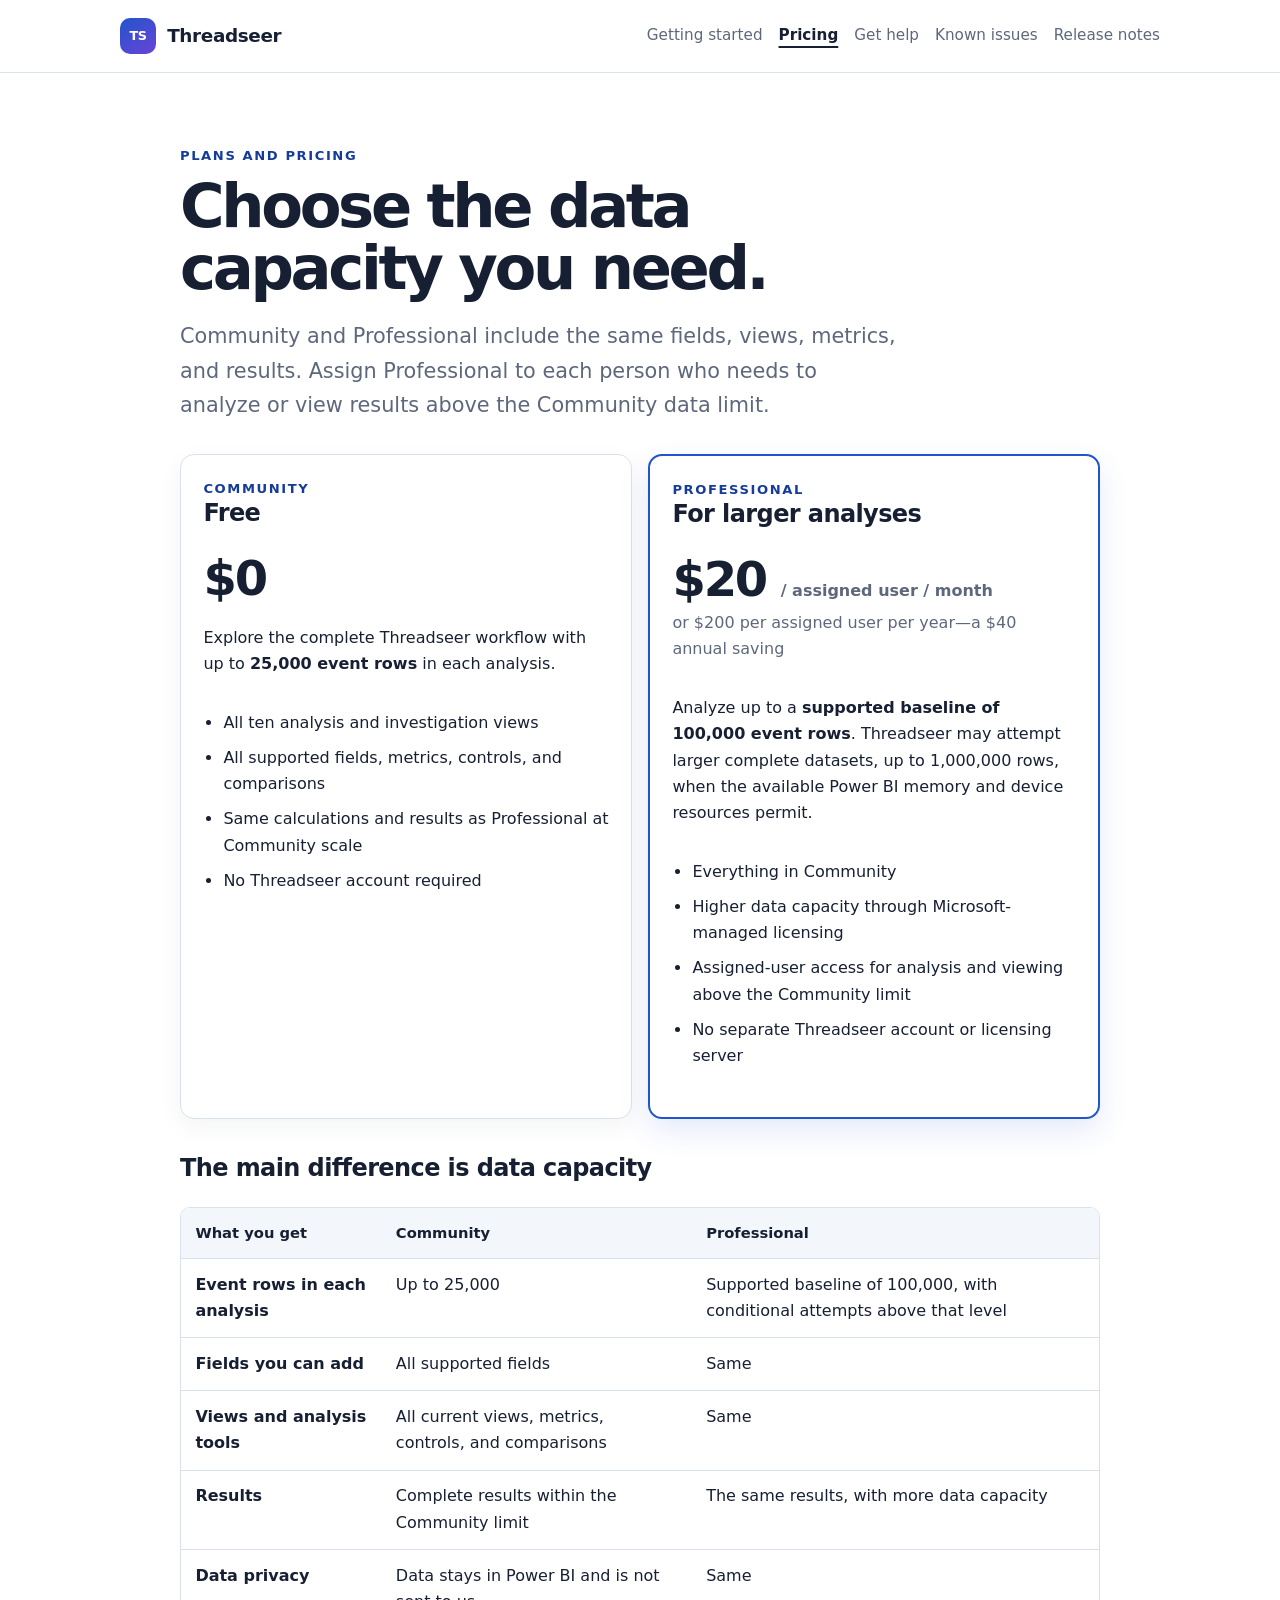
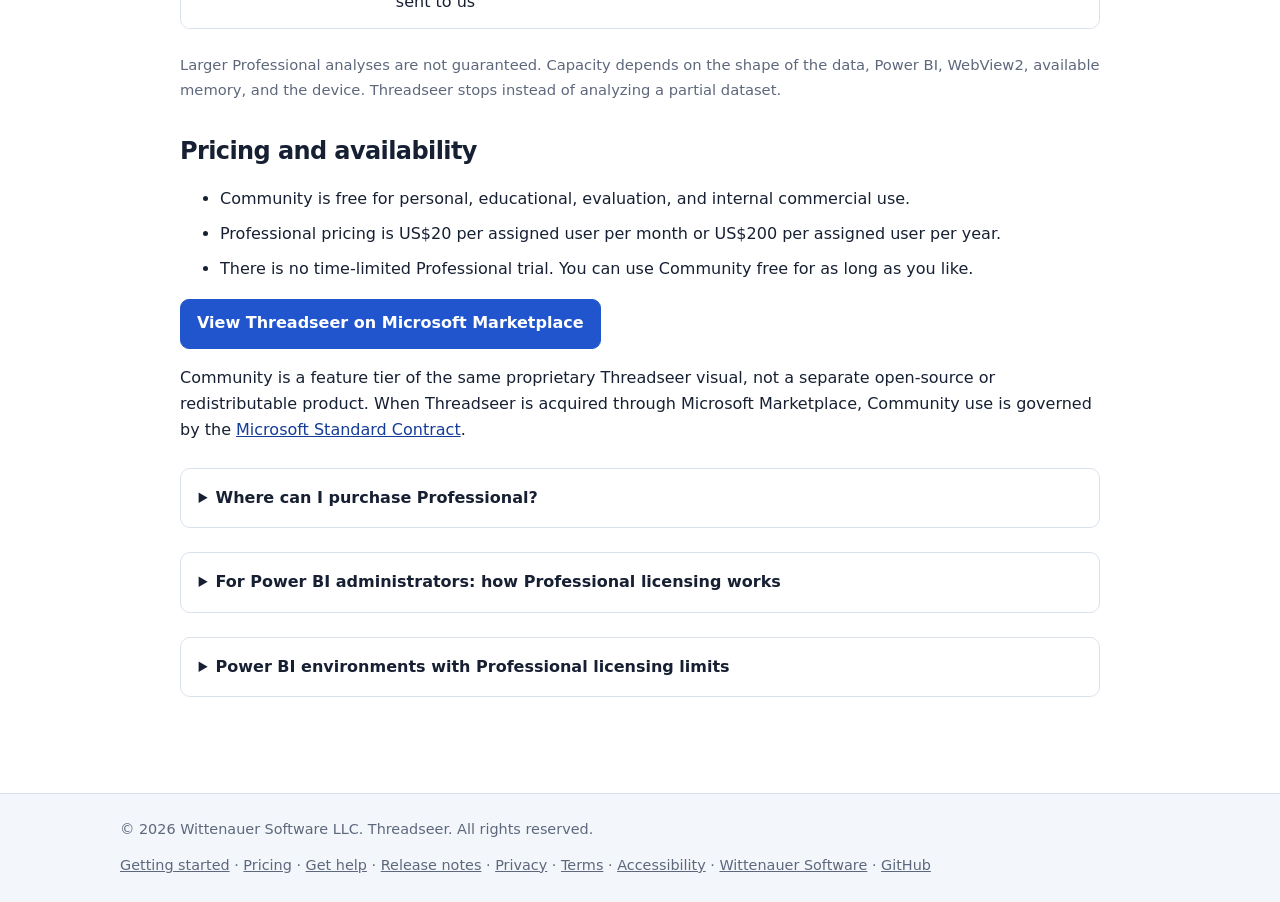
<file: docs/licensing/index.html>
<!doctype html>
<html lang="en">
<head>
  <meta charset="utf-8">
  <meta name="viewport" content="width=device-width, initial-scale=1">
  <meta name="description" content="Compare Threadseer Community and Professional pricing, data limits, features, and availability.">
  <title>Plans &amp; Pricing | Threadseer</title>
  <link rel="stylesheet" href="../assets/styles.css?v=20260822-business-copy">
</head>
<body>
  <a class="skip-link" href="#main">Skip to content</a>
  <header class="site-header"><nav class="nav" aria-label="Primary"><a class="brand" href="../"><span class="brand-mark" aria-hidden="true">TS</span>Threadseer</a><div class="nav-links"><a href="../getting-started/">Getting started</a><a href="./" aria-current="page">Pricing</a><a href="../support/">Get help</a><a href="../known-issues/">Known issues</a><a href="../release-notes/">Release notes</a></div></nav></header>
  <main id="main" class="page"><div class="content">
    <div class="eyebrow">Plans and pricing</div>
    <h1>Choose the data capacity you need.</h1>
    <p class="lede">Community and Professional include the same fields, views, metrics, and results. Assign Professional to each person who needs to analyze or view results above the Community data limit.</p>

    <div class="plan-grid" aria-label="Threadseer plans">
      <article class="card plan-card">
        <div class="eyebrow">Community</div>
        <h2>Free</h2>
        <p class="price">$0</p>
        <p>Explore the complete Threadseer workflow with up to <strong>25,000 event rows</strong> in each analysis.</p>
        <ul class="checklist">
          <li>All ten analysis and investigation views</li>
          <li>All supported fields, metrics, controls, and comparisons</li>
          <li>Same calculations and results as Professional at Community scale</li>
          <li>No Threadseer account required</li>
        </ul>
      </article>
      <article class="card plan-card featured">
        <div class="eyebrow">Professional</div>
        <h2>For larger analyses</h2>
        <p class="price">$20 <span>/ assigned user / month</span></p>
        <p class="price-secondary">or $200 per assigned user per year—a $40 annual saving</p>
        <p>Analyze up to a <strong>supported baseline of 100,000 event rows</strong>. Threadseer may attempt larger complete datasets, up to 1,000,000 rows, when the available Power BI memory and device resources permit.</p>
        <ul class="checklist">
          <li>Everything in Community</li>
          <li>Higher data capacity through Microsoft-managed licensing</li>
          <li>Assigned-user access for analysis and viewing above the Community limit</li>
          <li>No separate Threadseer account or licensing server</li>
        </ul>
      </article>
    </div>

    <h2>The main difference is data capacity</h2>
    <div class="table-wrap" role="region" aria-label="Community and Professional comparison" tabindex="0"><table>
      <thead><tr><th>What you get</th><th>Community</th><th>Professional</th></tr></thead>
      <tbody>
        <tr><td><strong>Event rows in each analysis</strong></td><td>Up to 25,000</td><td>Supported baseline of 100,000, with conditional attempts above that level</td></tr>
        <tr><td><strong>Fields you can add</strong></td><td>All supported fields</td><td>Same</td></tr>
        <tr><td><strong>Views and analysis tools</strong></td><td>All current views, metrics, controls, and comparisons</td><td>Same</td></tr>
        <tr><td><strong>Results</strong></td><td>Complete results within the Community limit</td><td>The same results, with more data capacity</td></tr>
        <tr><td><strong>Data privacy</strong></td><td>Data stays in Power BI and is not sent to us</td><td>Same</td></tr>
      </tbody>
    </table></div>
    <p class="meta">Larger Professional analyses are not guaranteed. Capacity depends on the shape of the data, Power BI, WebView2, available memory, and the device. Threadseer stops instead of analyzing a partial dataset.</p>

    <h2>Pricing and availability</h2>
    <ul class="checklist">
      <li>Community is free for personal, educational, evaluation, and internal commercial use.</li>
      <li>Professional pricing is US$20 per assigned user per month or US$200 per assigned user per year.</li>
      <li>There is no time-limited Professional trial. You can use Community free for as long as you like.</li>
    </ul>
    <p><a class="button" href="https://marketplace.microsoft.com/en-us/product/threadseer.threadseer?tab=Overview">View Threadseer on Microsoft Marketplace</a></p>
    <p>Community is a feature tier of the same proprietary Threadseer visual, not a separate open-source or redistributable product. When Threadseer is acquired through Microsoft Marketplace, Community use is governed by the <a href="https://learn.microsoft.com/en-us/legal/marketplace/standard-contract">Microsoft Standard Contract</a>.</p>
    <details>
      <summary>Where can I purchase Professional?</summary>
      <div class="details-body"><p>Threadseer Professional is offered worldwide through Microsoft Marketplace. Prices on this page are in US dollars. Your organization's Marketplace purchasing settings also apply.</p></div>
    </details>

    <details>
      <summary>For Power BI administrators: how Professional licensing works</summary>
      <div class="details-body">
        <ol class="checklist">
          <li>Open <a href="https://marketplace.microsoft.com/en-us/product/threadseer.threadseer?tab=Overview">Threadseer by Wittenauer Software LLC on Microsoft Marketplace</a>, choose Professional, and select monthly or annual billing and the number of users who need access.</li>
          <li>An administrator assigns the purchased licenses to the Microsoft work accounts that will use Professional. Assign a license to each person who creates or views analyses above the Community limit.</li>
          <li>Threadseer uses the license state supplied by Power BI to determine Professional access. It does not retain the plan identifier or send license details to Wittenauer Software.</li>
          <li>If Power BI cannot confirm Professional access, Threadseer continues with Community limits.</li>
        </ol>
        <p>After a license is assigned, allow up to an hour for Microsoft to recognize it, then restart Power BI Desktop or refresh your browser session. If Community limits still apply, confirm the signed-in account and license assignment with your administrator. See Microsoft's <a href="https://learn.microsoft.com/en-us/power-bi/developer/visuals/custom-visual-licenses">license troubleshooting guide</a>.</p>
        <p>Threadseer does not operate a separate licensing server, create customer accounts, or send report or process data as part of licensing. Microsoft manages purchasing, assignment, and license status. See Microsoft's <a href="https://learn.microsoft.com/en-us/power-bi/developer/visuals/licensing-api">licensing guidance</a>.</p>
      </div>
    </details>

    <details>
      <summary>Power BI environments with Professional licensing limits</summary>
      <div class="details-body">
        <p>Microsoft currently does not support licensed custom-visual plans in every Power BI environment. Professional licensing is unsupported in:</p>
        <ul class="checklist">
          <li>Publish to web and PaaS embedded scenarios;</li>
          <li>national or regional clouds where Marketplace purchasing is unavailable;</li>
          <li>Power BI Report Server; and</li>
          <li>REST API PDF or PowerPoint export.</li>
        </ul>
        <p>Community may still work where the visual itself is supported, but this does not guarantee interactive analysis, rendering, export, or Marketplace availability in every environment. Review Microsoft's current <a href="https://learn.microsoft.com/en-us/power-bi/developer/visuals/custom-visual-licenses">Power BI visual licensing limitations</a>.</p>
      </div>
    </details>
  </div></main>
  <footer class="site-footer"><div class="footer-inner"><p>&copy; 2026 Wittenauer Software LLC. Threadseer. All rights reserved.</p><p><a href="../getting-started/">Getting started</a> &middot; <a href="./">Pricing</a> &middot; <a href="../support/">Get help</a> &middot; <a href="../release-notes/">Release notes</a> &middot; <a href="../privacy/">Privacy</a> &middot; <a href="../terms/">Terms</a> &middot; <a href="../accessibility/">Accessibility</a> &middot; <a href="https://wittenauersoftware.com">Wittenauer Software</a> &middot; <a href="https://github.com/wittenauer-software/threadseer-support">GitHub</a></p></div></footer>
</body>
</html>
</file>
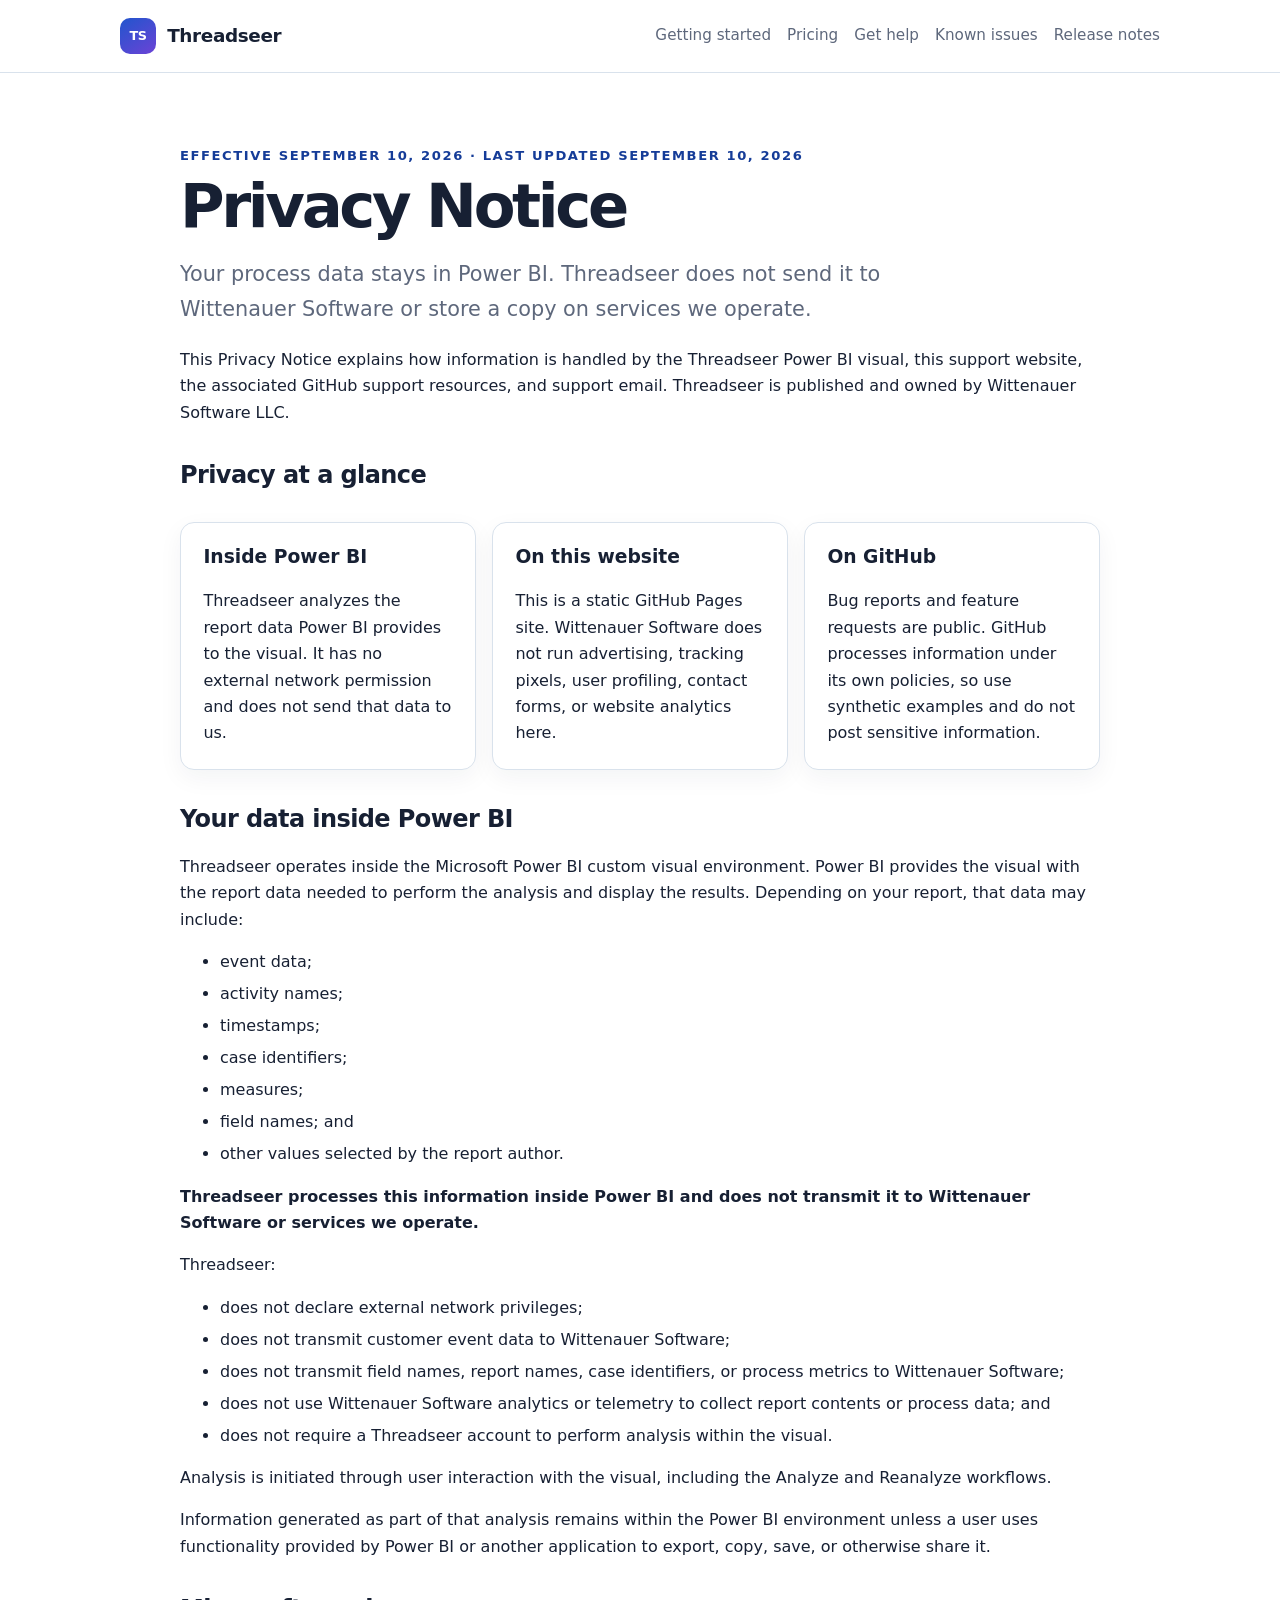
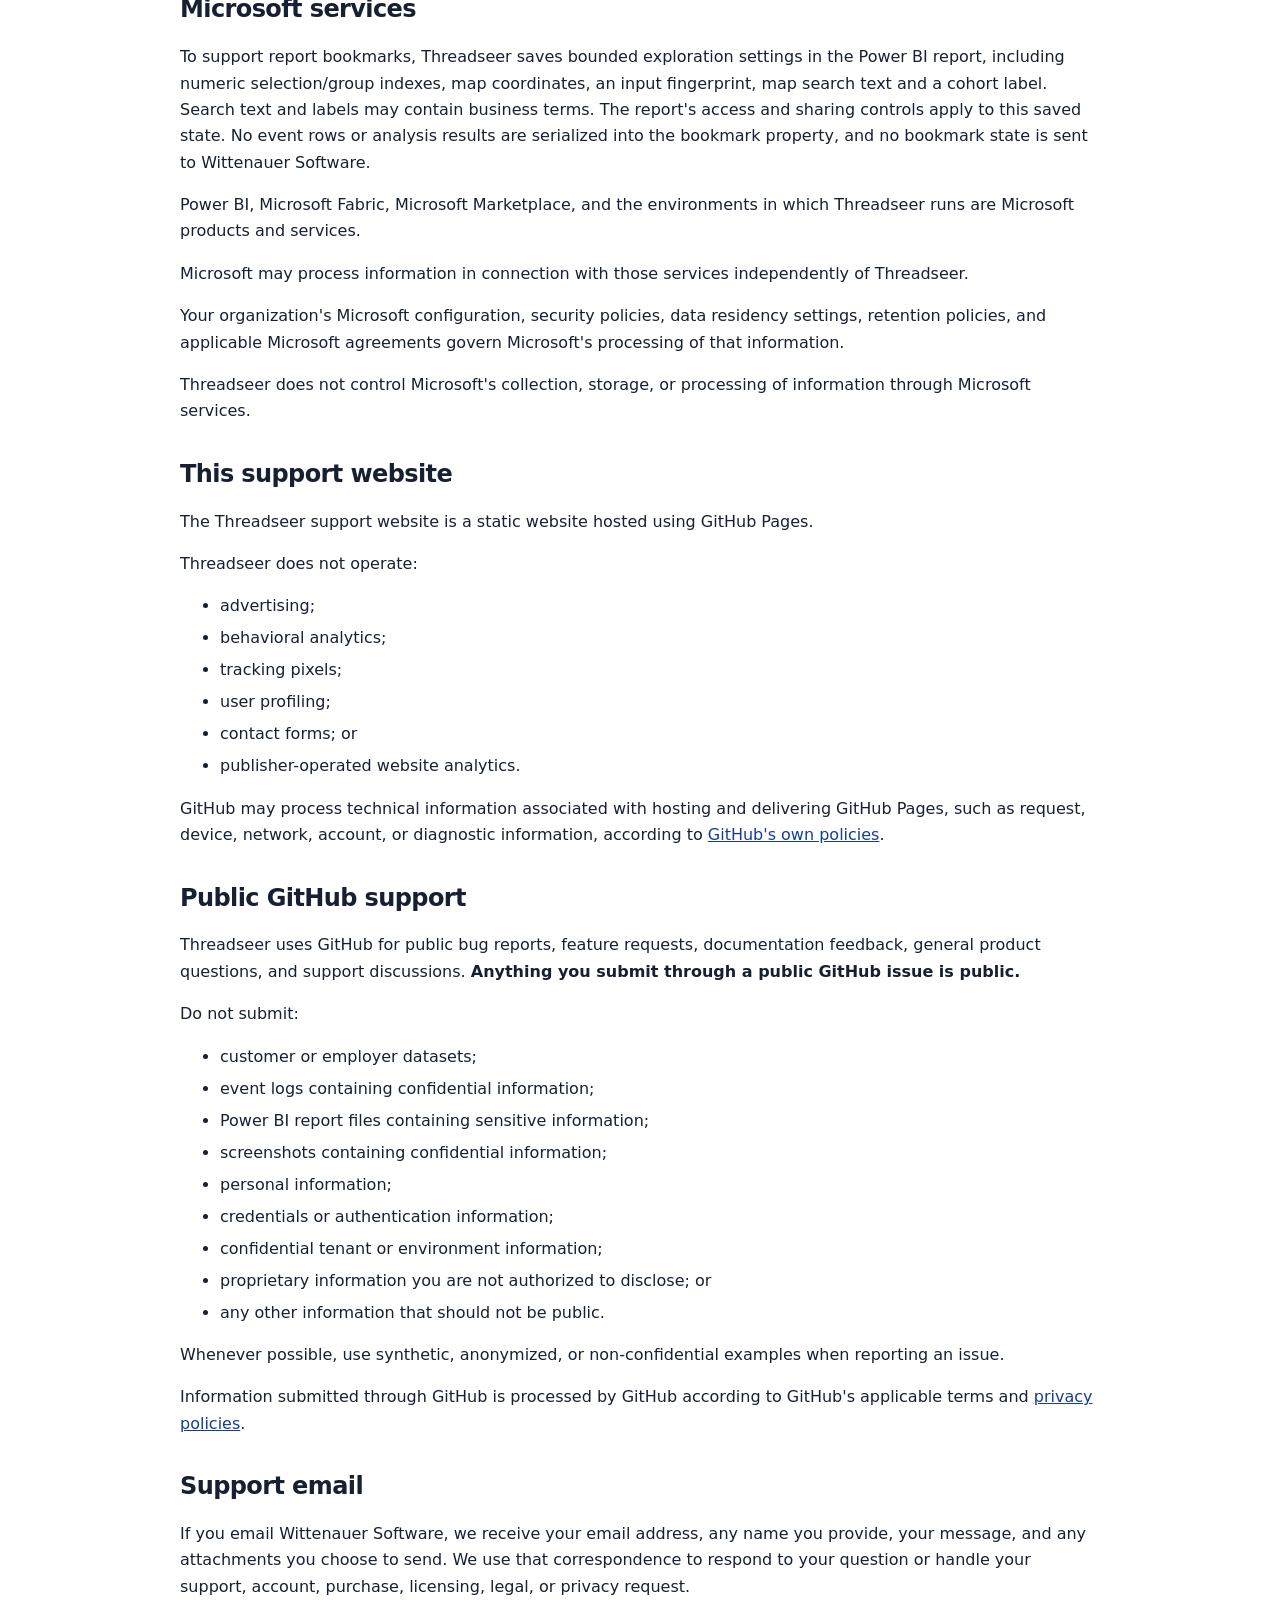
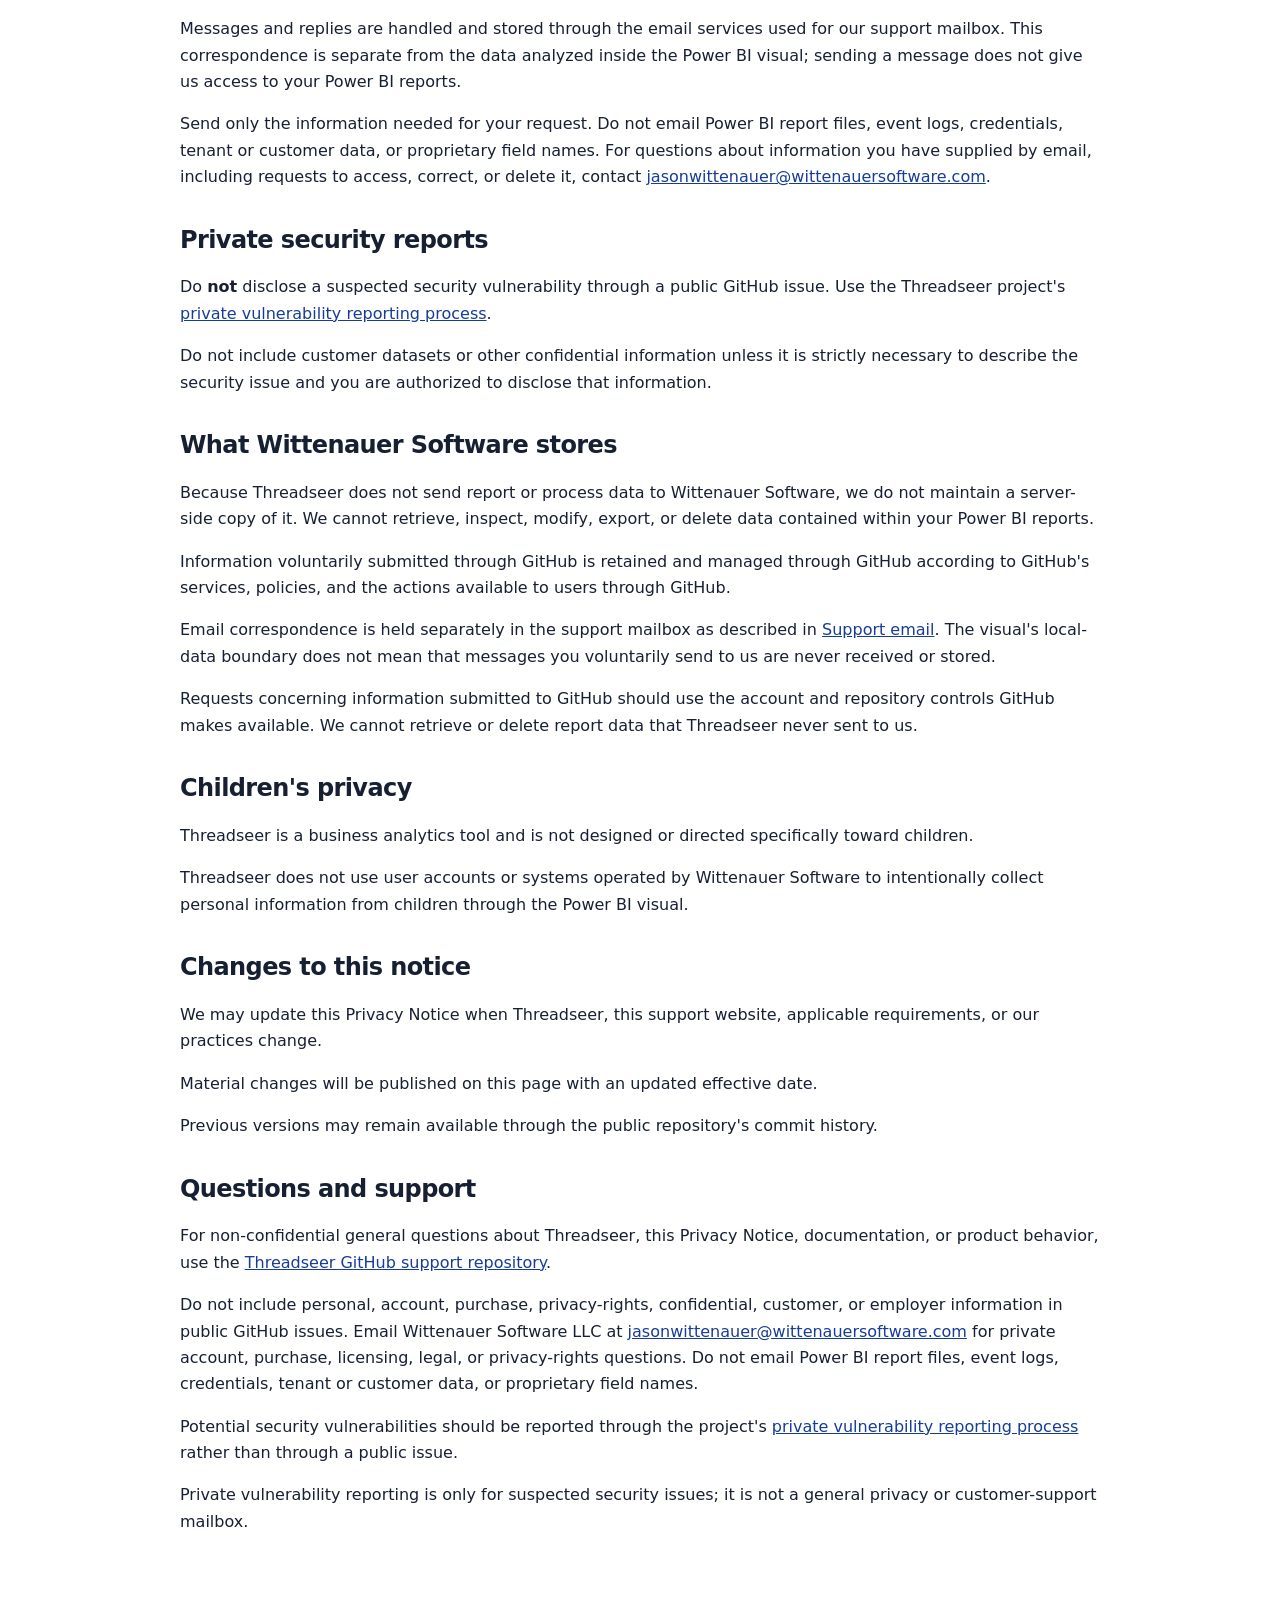
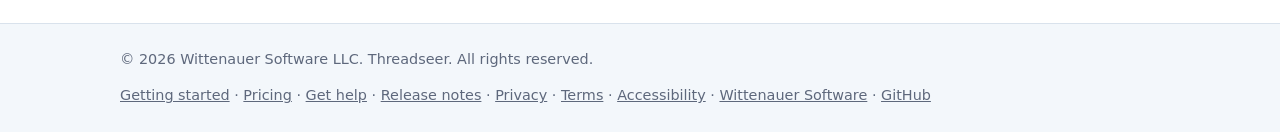
<file: docs/privacy/index.html>
<!doctype html>
<html lang="en">
<head>
  <meta charset="utf-8">
  <meta name="viewport" content="width=device-width, initial-scale=1">
  <meta name="description" content="Privacy Notice for the Threadseer Power BI visual, support website, GitHub support resources, and support email.">
  <title>Privacy Notice | Threadseer</title>
  <link rel="stylesheet" href="../assets/styles.css?v=20260822-business-copy">
</head>
<body>
  <a class="skip-link" href="#main">Skip to content</a>
  <header class="site-header"><nav class="nav" aria-label="Primary"><a class="brand" href="../"><span class="brand-mark" aria-hidden="true">TS</span>Threadseer</a><div class="nav-links"><a href="../getting-started/">Getting started</a><a href="../licensing/">Pricing</a><a href="../support/">Get help</a><a href="../known-issues/">Known issues</a><a href="../release-notes/">Release notes</a></div></nav></header>
  <main id="main" class="page"><div class="content">
    <div class="eyebrow">Effective September 10, 2026 &middot; Last updated September 10, 2026</div>
    <h1>Privacy Notice</h1>
    <p class="lede">Your process data stays in Power BI. Threadseer does not send it to Wittenauer Software or store a copy on services we operate.</p>
    <p>This Privacy Notice explains how information is handled by the Threadseer Power BI visual, this support website, the associated GitHub support resources, and support email. Threadseer is published and owned by Wittenauer Software LLC.</p>

    <h2>Privacy at a glance</h2>
    <div class="grid privacy-summary">
      <article class="card"><h3>Inside Power BI</h3><p>Threadseer analyzes the report data Power BI provides to the visual. It has no external network permission and does not send that data to us.</p></article>
      <article class="card"><h3>On this website</h3><p>This is a static GitHub Pages site. Wittenauer Software does not run advertising, tracking pixels, user profiling, contact forms, or website analytics here.</p></article>
      <article class="card"><h3>On GitHub</h3><p>Bug reports and feature requests are public. GitHub processes information under its own policies, so use synthetic examples and do not post sensitive information.</p></article>
    </div>

    <h2>Your data inside Power BI</h2>
    <p>Threadseer operates inside the Microsoft Power BI custom visual environment. Power BI provides the visual with the report data needed to perform the analysis and display the results. Depending on your report, that data may include:</p>
    <ul>
      <li>event data;</li>
      <li>activity names;</li>
      <li>timestamps;</li>
      <li>case identifiers;</li>
      <li>measures;</li>
      <li>field names; and</li>
      <li>other values selected by the report author.</li>
    </ul>
    <p><strong>Threadseer processes this information inside Power BI and does not transmit it to Wittenauer Software or services we operate.</strong></p>
    <p>Threadseer:</p>
    <ul>
      <li>does not declare external network privileges;</li>
      <li>does not transmit customer event data to Wittenauer Software;</li>
      <li>does not transmit field names, report names, case identifiers, or process metrics to Wittenauer Software;</li>
      <li>does not use Wittenauer Software analytics or telemetry to collect report contents or process data; and</li>
      <li>does not require a Threadseer account to perform analysis within the visual.</li>
    </ul>
    <p>Analysis is initiated through user interaction with the visual, including the Analyze and Reanalyze workflows.</p>
    <p>Information generated as part of that analysis remains within the Power BI environment unless a user uses functionality provided by Power BI or another application to export, copy, save, or otherwise share it.</p>

    <h2>Microsoft services</h2>
    <p>To support report bookmarks, Threadseer saves bounded exploration settings in the Power BI report, including numeric selection/group indexes, map coordinates, an input fingerprint, map search text and a cohort label. Search text and labels may contain business terms. The report's access and sharing controls apply to this saved state. No event rows or analysis results are serialized into the bookmark property, and no bookmark state is sent to Wittenauer Software.</p>
    <p>Power BI, Microsoft Fabric, Microsoft Marketplace, and the environments in which Threadseer runs are Microsoft products and services.</p>
    <p>Microsoft may process information in connection with those services independently of Threadseer.</p>
    <p>Your organization's Microsoft configuration, security policies, data residency settings, retention policies, and applicable Microsoft agreements govern Microsoft's processing of that information.</p>
    <p>Threadseer does not control Microsoft's collection, storage, or processing of information through Microsoft services.</p>

    <h2>This support website</h2>
    <p>The Threadseer support website is a static website hosted using GitHub Pages.</p>
    <p>Threadseer does not operate:</p>
    <ul>
      <li>advertising;</li>
      <li>behavioral analytics;</li>
      <li>tracking pixels;</li>
      <li>user profiling;</li>
      <li>contact forms; or</li>
      <li>publisher-operated website analytics.</li>
    </ul>
    <p>GitHub may process technical information associated with hosting and delivering GitHub Pages, such as request, device, network, account, or diagnostic information, according to <a href="https://docs.github.com/en/site-policy/privacy-policies/github-general-privacy-statement">GitHub's own policies</a>.</p>

    <h2>Public GitHub support</h2>
    <p>Threadseer uses GitHub for public bug reports, feature requests, documentation feedback, general product questions, and support discussions. <strong>Anything you submit through a public GitHub issue is public.</strong></p>
    <p>Do not submit:</p>
    <ul>
      <li>customer or employer datasets;</li>
      <li>event logs containing confidential information;</li>
      <li>Power BI report files containing sensitive information;</li>
      <li>screenshots containing confidential information;</li>
      <li>personal information;</li>
      <li>credentials or authentication information;</li>
      <li>confidential tenant or environment information;</li>
      <li>proprietary information you are not authorized to disclose; or</li>
      <li>any other information that should not be public.</li>
    </ul>
    <p>Whenever possible, use synthetic, anonymized, or non-confidential examples when reporting an issue.</p>
    <p>Information submitted through GitHub is processed by GitHub according to GitHub's applicable terms and <a href="https://docs.github.com/en/site-policy/privacy-policies/github-general-privacy-statement">privacy policies</a>.</p>

    <h2 id="support-email">Support email</h2>
    <p>If you email Wittenauer Software, we receive your email address, any name you provide, your message, and any attachments you choose to send. We use that correspondence to respond to your question or handle your support, account, purchase, licensing, legal, or privacy request.</p>
    <p>Messages and replies are handled and stored through the email services used for our support mailbox. This correspondence is separate from the data analyzed inside the Power BI visual; sending a message does not give us access to your Power BI reports.</p>
    <p>Send only the information needed for your request. Do not email Power BI report files, event logs, credentials, tenant or customer data, or proprietary field names. For questions about information you have supplied by email, including requests to access, correct, or delete it, contact <a href="mailto:jasonwittenauer@wittenauersoftware.com">jasonwittenauer@wittenauersoftware.com</a>.</p>

    <h2>Private security reports</h2>
    <p>Do <strong>not</strong> disclose a suspected security vulnerability through a public GitHub issue. Use the Threadseer project's <a href="https://github.com/wittenauer-software/threadseer-support/security/advisories/new">private vulnerability reporting process</a>.</p>
    <p>Do not include customer datasets or other confidential information unless it is strictly necessary to describe the security issue and you are authorized to disclose that information.</p>

    <h2>What Wittenauer Software stores</h2>
    <p>Because Threadseer does not send report or process data to Wittenauer Software, we do not maintain a server-side copy of it. We cannot retrieve, inspect, modify, export, or delete data contained within your Power BI reports.</p>
    <p>Information voluntarily submitted through GitHub is retained and managed through GitHub according to GitHub's services, policies, and the actions available to users through GitHub.</p>
    <p>Email correspondence is held separately in the support mailbox as described in <a href="#support-email">Support email</a>. The visual's local-data boundary does not mean that messages you voluntarily send to us are never received or stored.</p>
    <p>Requests concerning information submitted to GitHub should use the account and repository controls GitHub makes available. We cannot retrieve or delete report data that Threadseer never sent to us.</p>

    <h2>Children's privacy</h2>
    <p>Threadseer is a business analytics tool and is not designed or directed specifically toward children.</p>
    <p>Threadseer does not use user accounts or systems operated by Wittenauer Software to intentionally collect personal information from children through the Power BI visual.</p>

    <h2>Changes to this notice</h2>
    <p>We may update this Privacy Notice when Threadseer, this support website, applicable requirements, or our practices change.</p>
    <p>Material changes will be published on this page with an updated effective date.</p>
    <p>Previous versions may remain available through the public repository's commit history.</p>

    <h2>Questions and support</h2>
    <p>For non-confidential general questions about Threadseer, this Privacy Notice, documentation, or product behavior, use the <a href="https://github.com/wittenauer-software/threadseer-support/issues">Threadseer GitHub support repository</a>.</p>
    <p>Do not include personal, account, purchase, privacy-rights, confidential, customer, or employer information in public GitHub issues. Email Wittenauer Software LLC at <a href="mailto:jasonwittenauer@wittenauersoftware.com">jasonwittenauer@wittenauersoftware.com</a> for private account, purchase, licensing, legal, or privacy-rights questions. Do not email Power BI report files, event logs, credentials, tenant or customer data, or proprietary field names.</p>
    <p>Potential security vulnerabilities should be reported through the project's <a href="https://github.com/wittenauer-software/threadseer-support/security/advisories/new">private vulnerability reporting process</a> rather than through a public issue.</p>
    <p>Private vulnerability reporting is only for suspected security issues; it is not a general privacy or customer-support mailbox.</p>
  </div></main>
  <footer class="site-footer"><div class="footer-inner"><p>&copy; 2026 Wittenauer Software LLC. Threadseer. All rights reserved.</p><p><a href="../getting-started/">Getting started</a> &middot; <a href="../licensing/">Pricing</a> &middot; <a href="../support/">Get help</a> &middot; <a href="../release-notes/">Release notes</a> &middot; <a href="./">Privacy</a> &middot; <a href="../terms/">Terms</a> &middot; <a href="../accessibility/">Accessibility</a> &middot; <a href="https://wittenauersoftware.com">Wittenauer Software</a> &middot; <a href="https://github.com/wittenauer-software/threadseer-support">GitHub</a></p></div></footer>
</body>
</html>
</file>
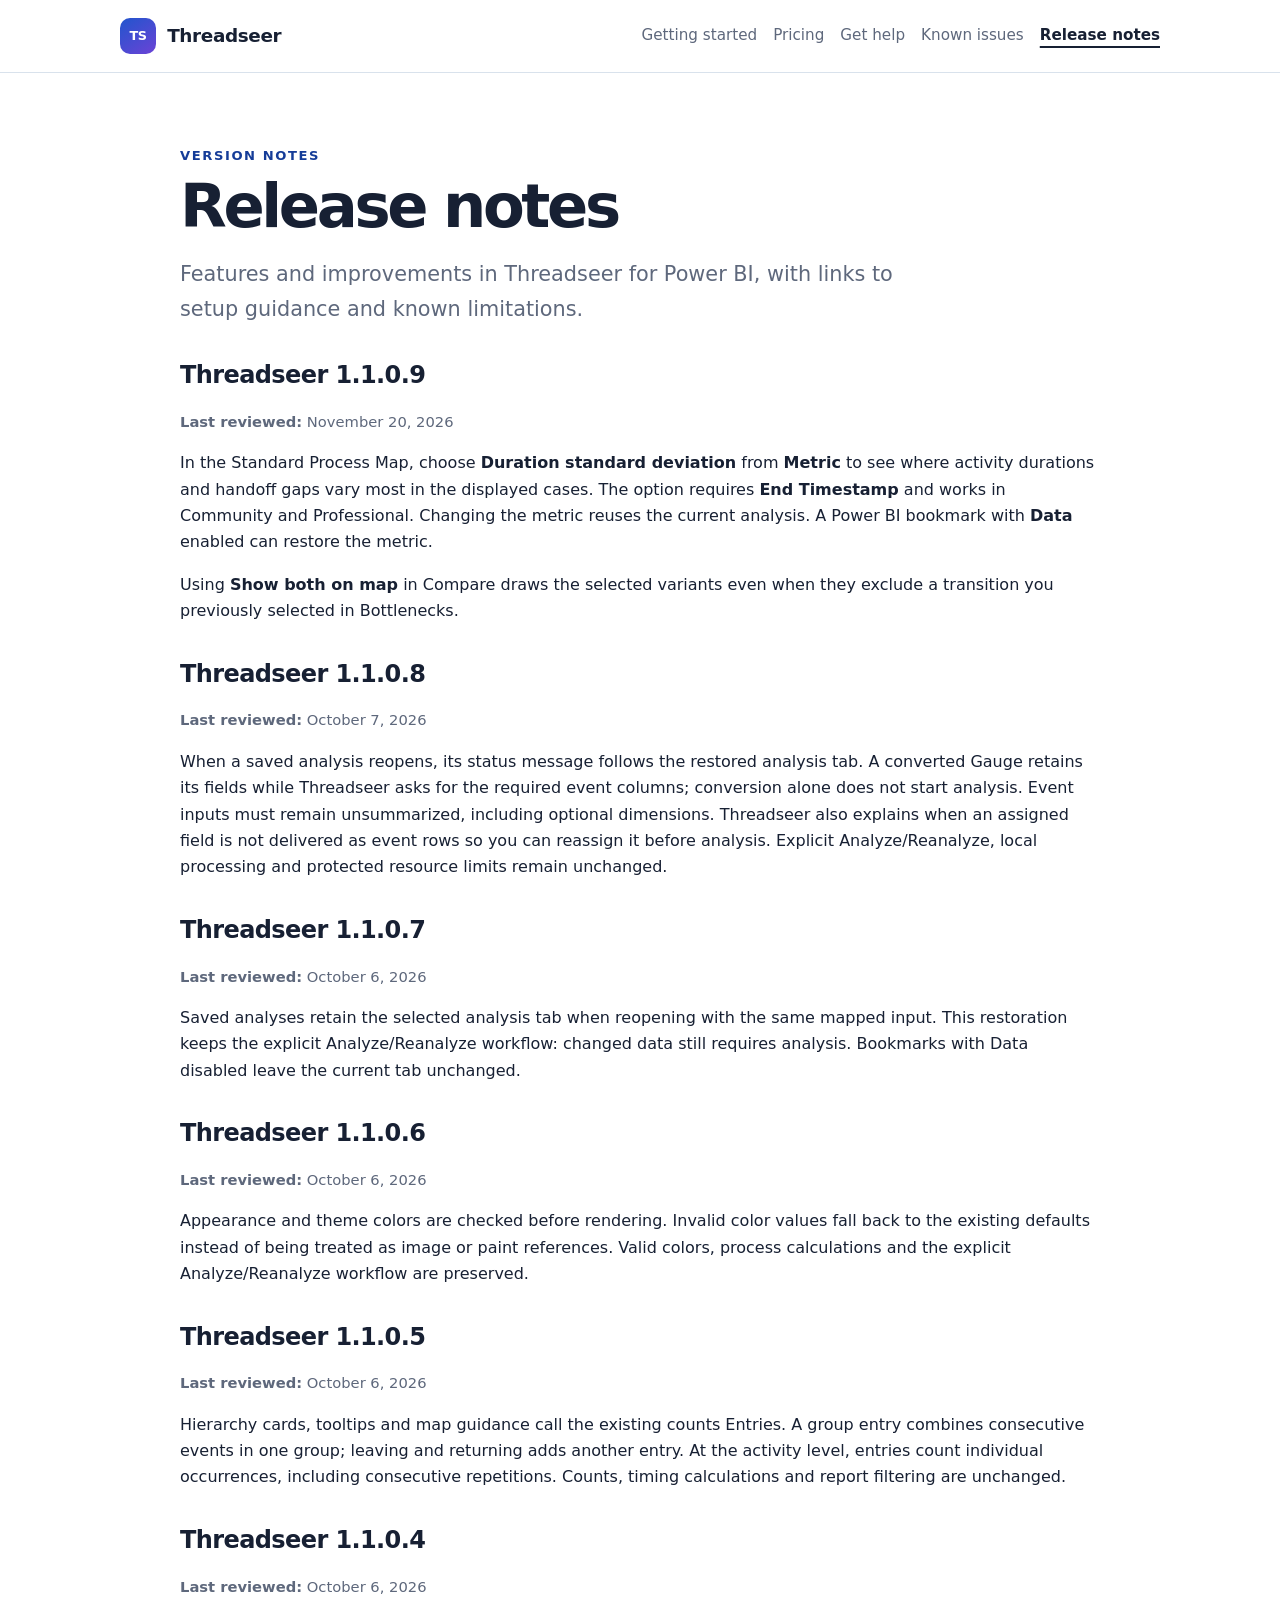
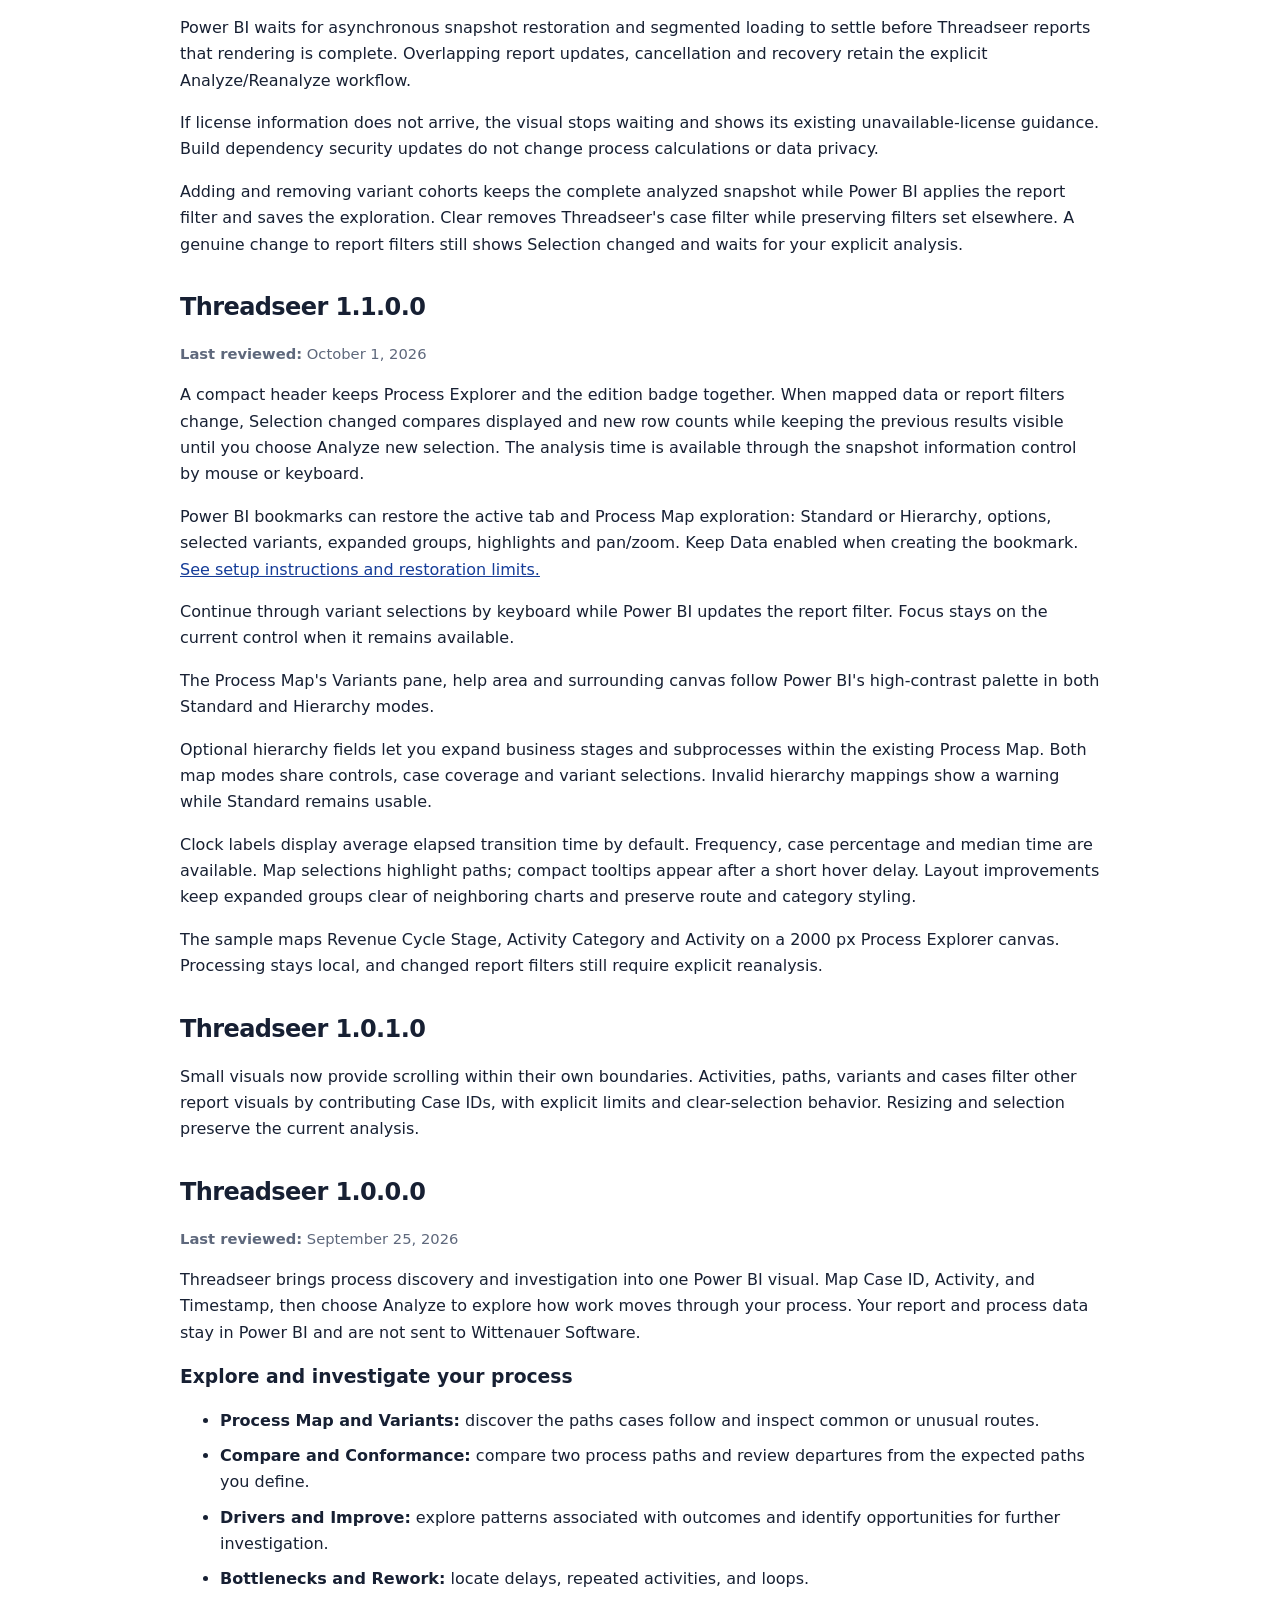
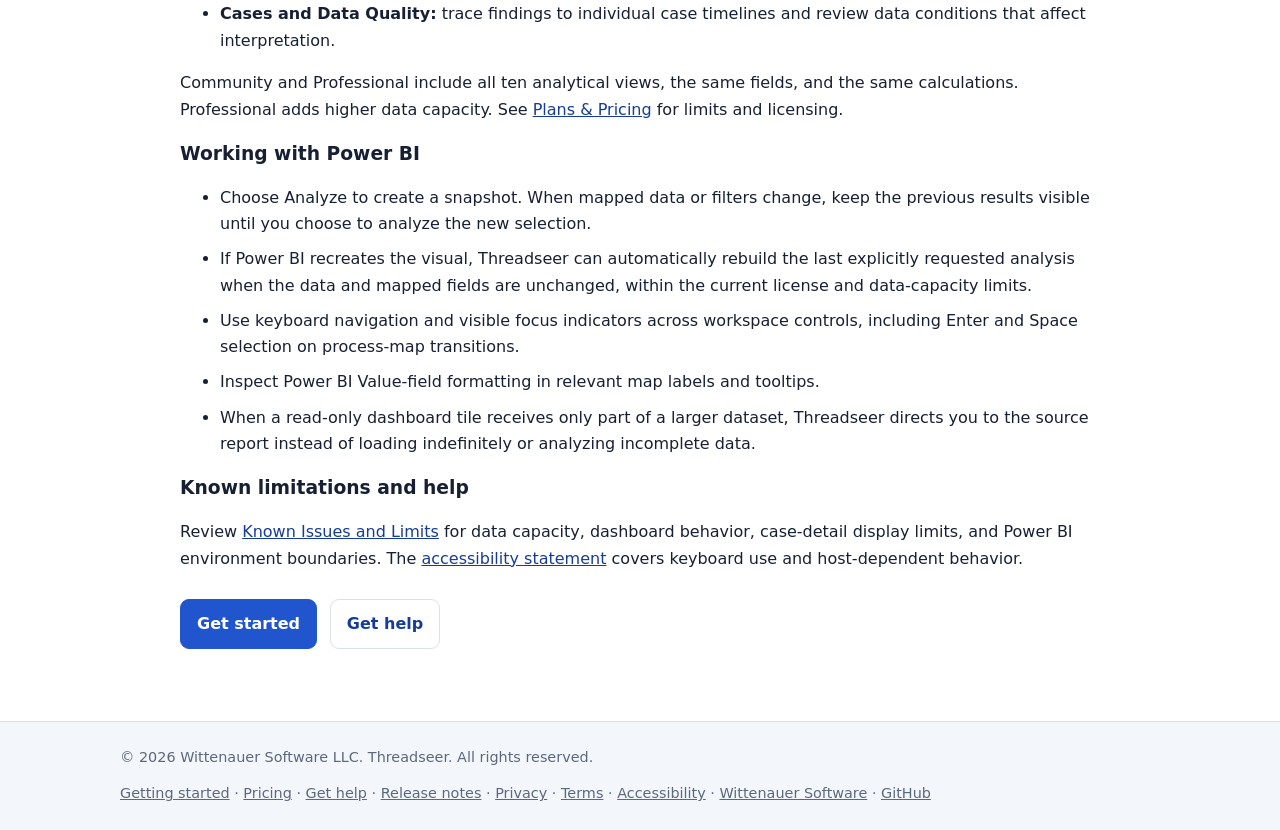
<file: docs/release-notes/index.html>
<!doctype html>
<html lang="en">
<head>
  <meta charset="utf-8">
  <meta name="viewport" content="width=device-width, initial-scale=1">
  <meta name="description" content="Explore Threadseer version notes, process-analysis features, and known limitations.">
  <title>Release Notes | Threadseer</title>
  <link rel="stylesheet" href="../assets/styles.css?v=20260822-business-copy">
</head>
<body>
  <a class="skip-link" href="#main">Skip to content</a>
  <header class="site-header"><nav class="nav" aria-label="Primary"><a class="brand" href="../"><span class="brand-mark" aria-hidden="true">TS</span>Threadseer</a><div class="nav-links"><a href="../getting-started/">Getting started</a><a href="../licensing/">Pricing</a><a href="../support/">Get help</a><a href="../known-issues/">Known issues</a><a href="./" aria-current="page">Release notes</a></div></nav></header>
  <main id="main" class="page"><div class="content">
    <div class="eyebrow">Version notes</div>
    <h1>Release notes</h1>
    <p class="lede">Features and improvements in Threadseer for Power BI, with links to setup guidance and known limitations.</p>

    <h2 id="threadseer-1-1-0-9">Threadseer 1.1.0.9</h2>
    <p class="meta"><strong>Last reviewed:</strong> November 20, 2026</p>
    <p>In the Standard Process Map, choose <strong>Duration standard deviation</strong> from <strong>Metric</strong> to see where activity durations and handoff gaps vary most in the displayed cases. The option requires <strong>End Timestamp</strong> and works in Community and Professional. Changing the metric reuses the current analysis. A Power BI bookmark with <strong>Data</strong> enabled can restore the metric.</p>
    <p>Using <strong>Show both on map</strong> in Compare draws the selected variants even when they exclude a transition you previously selected in Bottlenecks.</p>

    <h2>Threadseer 1.1.0.8</h2>
    <p class="meta"><strong>Last reviewed:</strong> October 7, 2026</p>
    <p>When a saved analysis reopens, its status message follows the restored analysis tab. A converted Gauge retains its fields while Threadseer asks for the required event columns; conversion alone does not start analysis. Event inputs must remain unsummarized, including optional dimensions. Threadseer also explains when an assigned field is not delivered as event rows so you can reassign it before analysis. Explicit Analyze/Reanalyze, local processing and protected resource limits remain unchanged.</p>

    <h2>Threadseer 1.1.0.7</h2>
    <p class="meta"><strong>Last reviewed:</strong> October 6, 2026</p>
    <p>Saved analyses retain the selected analysis tab when reopening with the same mapped input. This restoration keeps the explicit Analyze/Reanalyze workflow: changed data still requires analysis. Bookmarks with Data disabled leave the current tab unchanged.</p>

    <h2>Threadseer 1.1.0.6</h2>
    <p class="meta"><strong>Last reviewed:</strong> October 6, 2026</p>
    <p>Appearance and theme colors are checked before rendering. Invalid color values fall back to the existing defaults instead of being treated as image or paint references. Valid colors, process calculations and the explicit Analyze/Reanalyze workflow are preserved.</p>

    <h2>Threadseer 1.1.0.5</h2>
    <p class="meta"><strong>Last reviewed:</strong> October 6, 2026</p>
    <p>Hierarchy cards, tooltips and map guidance call the existing counts Entries. A group entry combines consecutive events in one group; leaving and returning adds another entry. At the activity level, entries count individual occurrences, including consecutive repetitions. Counts, timing calculations and report filtering are unchanged.</p>

    <h2>Threadseer 1.1.0.4</h2>
    <p class="meta"><strong>Last reviewed:</strong> October 6, 2026</p>
    <p>Power BI waits for asynchronous snapshot restoration and segmented loading to settle before Threadseer reports that rendering is complete. Overlapping report updates, cancellation and recovery retain the explicit Analyze/Reanalyze workflow.</p>
    <p>If license information does not arrive, the visual stops waiting and shows its existing unavailable-license guidance. Build dependency security updates do not change process calculations or data privacy.</p>
    <p>Adding and removing variant cohorts keeps the complete analyzed snapshot while Power BI applies the report filter and saves the exploration. Clear removes Threadseer's case filter while preserving filters set elsewhere. A genuine change to report filters still shows Selection changed and waits for your explicit analysis.</p>

    <h2>Threadseer 1.1.0.0</h2>
    <p class="meta"><strong>Last reviewed:</strong> October 1, 2026</p>
    <p>A compact header keeps Process Explorer and the edition badge together. When mapped data or report filters change, Selection changed compares displayed and new row counts while keeping the previous results visible until you choose Analyze new selection. The analysis time is available through the snapshot information control by mouse or keyboard.</p>
    <p>Power BI bookmarks can restore the active tab and Process Map exploration: Standard or Hierarchy, options, selected variants, expanded groups, highlights and pan/zoom. Keep Data enabled when creating the bookmark. <a href="../getting-started/">See setup instructions and restoration limits.</a></p>
    <p>Continue through variant selections by keyboard while Power BI updates the report filter. Focus stays on the current control when it remains available.</p>
    <p>The Process Map's Variants pane, help area and surrounding canvas follow Power BI's high-contrast palette in both Standard and Hierarchy modes.</p>
    <p>Optional hierarchy fields let you expand business stages and subprocesses within the existing Process Map. Both map modes share controls, case coverage and variant selections. Invalid hierarchy mappings show a warning while Standard remains usable.</p>
    <p>Clock labels display average elapsed transition time by default. Frequency, case percentage and median time are available. Map selections highlight paths; compact tooltips appear after a short hover delay. Layout improvements keep expanded groups clear of neighboring charts and preserve route and category styling.</p>
    <p>The sample maps Revenue Cycle Stage, Activity Category and Activity on a 2000 px Process Explorer canvas. Processing stays local, and changed report filters still require explicit reanalysis.</p>
    <h2>Threadseer 1.0.1.0</h2>
    <p>Small visuals now provide scrolling within their own boundaries. Activities, paths, variants and cases filter other report visuals by contributing Case IDs, with explicit limits and clear-selection behavior. Resizing and selection preserve the current analysis.</p>
    <h2>Threadseer 1.0.0.0</h2>
    <p class="meta"><strong>Last reviewed:</strong> September 25, 2026</p>
    <p>Threadseer brings process discovery and investigation into one Power BI visual. Map Case ID, Activity, and Timestamp, then choose Analyze to explore how work moves through your process. Your report and process data stay in Power BI and are not sent to Wittenauer Software.</p>

    <h3>Explore and investigate your process</h3>
    <ul class="checklist">
      <li><strong>Process Map and Variants:</strong> discover the paths cases follow and inspect common or unusual routes.</li>
      <li><strong>Compare and Conformance:</strong> compare two process paths and review departures from the expected paths you define.</li>
      <li><strong>Drivers and Improve:</strong> explore patterns associated with outcomes and identify opportunities for further investigation.</li>
      <li><strong>Bottlenecks and Rework:</strong> locate delays, repeated activities, and loops.</li>
      <li><strong>Cases and Data Quality:</strong> trace findings to individual case timelines and review data conditions that affect interpretation.</li>
    </ul>
    <p>Community and Professional include all ten analytical views, the same fields, and the same calculations. Professional adds higher data capacity. See <a href="../licensing/">Plans &amp; Pricing</a> for limits and licensing.</p>

    <h3>Working with Power BI</h3>
    <ul class="checklist">
      <li>Choose Analyze to create a snapshot. When mapped data or filters change, keep the previous results visible until you choose to analyze the new selection.</li>
      <li>If Power BI recreates the visual, Threadseer can automatically rebuild the last explicitly requested analysis when the data and mapped fields are unchanged, within the current license and data-capacity limits.</li>
      <li>Use keyboard navigation and visible focus indicators across workspace controls, including Enter and Space selection on process-map transitions.</li>
      <li>Inspect Power BI Value-field formatting in relevant map labels and tooltips.</li>
      <li>When a read-only dashboard tile receives only part of a larger dataset, Threadseer directs you to the source report instead of loading indefinitely or analyzing incomplete data.</li>
    </ul>

    <h3>Known limitations and help</h3>
    <p>Review <a href="../known-issues/">Known Issues and Limits</a> for data capacity, dashboard behavior, case-detail display limits, and Power BI environment boundaries. The <a href="../accessibility/">accessibility statement</a> covers keyboard use and host-dependent behavior.</p>
    <div class="actions"><a class="button" href="../getting-started/">Get started</a><a class="button secondary" href="../support/">Get help</a></div>
  </div></main>
  <footer class="site-footer"><div class="footer-inner"><p>&copy; 2026 Wittenauer Software LLC. Threadseer. All rights reserved.</p><p><a href="../getting-started/">Getting started</a> &middot; <a href="../licensing/">Pricing</a> &middot; <a href="../support/">Get help</a> &middot; <a href="./">Release notes</a> &middot; <a href="../privacy/">Privacy</a> &middot; <a href="../terms/">Terms</a> &middot; <a href="../accessibility/">Accessibility</a> &middot; <a href="https://wittenauersoftware.com">Wittenauer Software</a> &middot; <a href="https://github.com/wittenauer-software/threadseer-support">GitHub</a></p></div></footer>
</body>
</html>
</file>
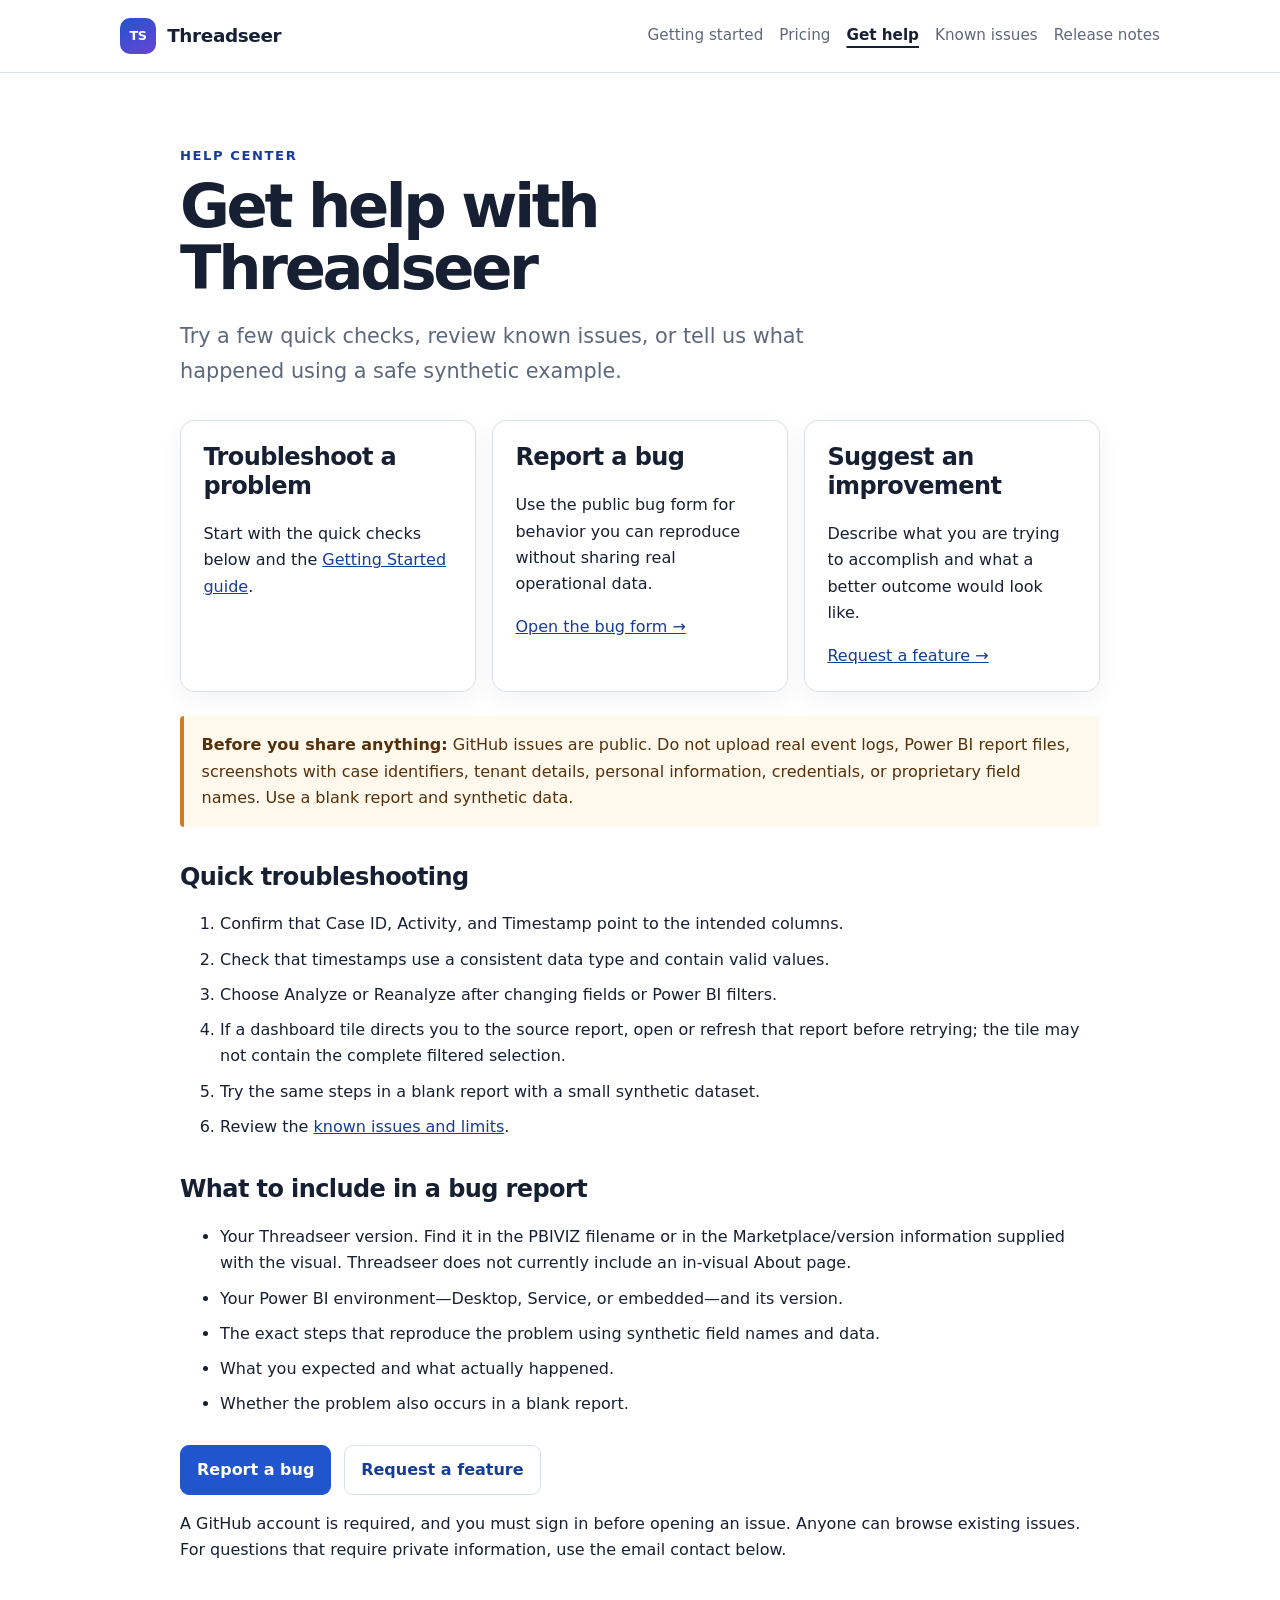
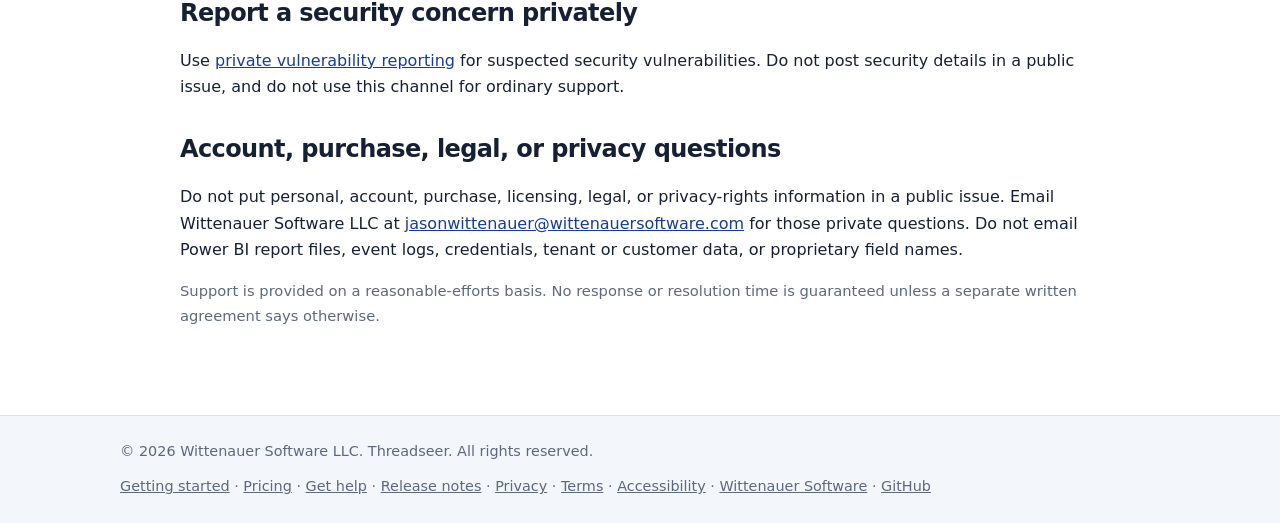
<file: docs/support/index.html>
<!doctype html>
<html lang="en">
<head>
  <meta charset="utf-8">
  <meta name="viewport" content="width=device-width, initial-scale=1">
  <meta name="description" content="Get help with Threadseer, try quick troubleshooting steps, report a bug, or suggest an improvement.">
  <title>Get Help | Threadseer</title>
  <link rel="stylesheet" href="../assets/styles.css?v=20260822-business-copy">
</head>
<body>
  <a class="skip-link" href="#main">Skip to content</a>
  <header class="site-header"><nav class="nav" aria-label="Primary"><a class="brand" href="../"><span class="brand-mark" aria-hidden="true">TS</span>Threadseer</a><div class="nav-links"><a href="../getting-started/">Getting started</a><a href="../licensing/">Pricing</a><a href="./" aria-current="page">Get help</a><a href="../known-issues/">Known issues</a><a href="../release-notes/">Release notes</a></div></nav></header>
  <main id="main" class="page"><div class="content">
    <div class="eyebrow">Help center</div><h1>Get help with Threadseer</h1>
    <p class="lede">Try a few quick checks, review known issues, or tell us what happened using a safe synthetic example.</p>
    <div class="grid support-options">
      <article class="card"><h2>Troubleshoot a problem</h2><p>Start with the quick checks below and the <a href="../getting-started/">Getting Started guide</a>.</p></article>
      <article class="card"><h2>Report a bug</h2><p>Use the public bug form for behavior you can reproduce without sharing real operational data.</p><p><a href="https://github.com/wittenauer-software/threadseer-support/issues/new?template=bug_report.yml">Open the bug form &rarr;</a></p></article>
      <article class="card"><h2>Suggest an improvement</h2><p>Describe what you are trying to accomplish and what a better outcome would look like.</p><p><a href="https://github.com/wittenauer-software/threadseer-support/issues/new?template=feature_request.yml">Request a feature &rarr;</a></p></article>
    </div>
    <div class="notice warning"><strong>Before you share anything:</strong> GitHub issues are public. Do not upload real event logs, Power BI report files, screenshots with case identifiers, tenant details, personal information, credentials, or proprietary field names. Use a blank report and synthetic data.</div>

    <h2>Quick troubleshooting</h2>
    <ol class="checklist"><li>Confirm that Case ID, Activity, and Timestamp point to the intended columns.</li><li>Check that timestamps use a consistent data type and contain valid values.</li><li>Choose Analyze or Reanalyze after changing fields or Power BI filters.</li><li>If a dashboard tile directs you to the source report, open or refresh that report before retrying; the tile may not contain the complete filtered selection.</li><li>Try the same steps in a blank report with a small synthetic dataset.</li><li>Review the <a href="../known-issues/">known issues and limits</a>.</li></ol>

    <h2>What to include in a bug report</h2>
    <ul class="checklist"><li>Your Threadseer version. Find it in the PBIVIZ filename or in the Marketplace/version information supplied with the visual. Threadseer does not currently include an in-visual About page.</li><li>Your Power BI environment—Desktop, Service, or embedded—and its version.</li><li>The exact steps that reproduce the problem using synthetic field names and data.</li><li>What you expected and what actually happened.</li><li>Whether the problem also occurs in a blank report.</li></ul>
    <div class="actions"><a class="button" href="https://github.com/wittenauer-software/threadseer-support/issues/new?template=bug_report.yml">Report a bug</a><a class="button secondary" href="https://github.com/wittenauer-software/threadseer-support/issues/new?template=feature_request.yml">Request a feature</a></div>
    <p>A GitHub account is required, and you must sign in before opening an issue. Anyone can browse existing issues. For questions that require private information, use the email contact below.</p>
    <h2>Report a security concern privately</h2><p>Use <a href="https://github.com/wittenauer-software/threadseer-support/security/advisories/new">private vulnerability reporting</a> for suspected security vulnerabilities. Do not post security details in a public issue, and do not use this channel for ordinary support.</p>
    <h2>Account, purchase, legal, or privacy questions</h2><p>Do not put personal, account, purchase, licensing, legal, or privacy-rights information in a public issue. Email Wittenauer Software LLC at <a href="mailto:jasonwittenauer@wittenauersoftware.com">jasonwittenauer@wittenauersoftware.com</a> for those private questions. Do not email Power BI report files, event logs, credentials, tenant or customer data, or proprietary field names.</p>
    <p class="meta">Support is provided on a reasonable-efforts basis. No response or resolution time is guaranteed unless a separate written agreement says otherwise.</p>
  </div></main>
  <footer class="site-footer"><div class="footer-inner"><p>&copy; 2026 Wittenauer Software LLC. Threadseer. All rights reserved.</p><p><a href="../getting-started/">Getting started</a> &middot; <a href="../licensing/">Pricing</a> &middot; <a href="./">Get help</a> &middot; <a href="../release-notes/">Release notes</a> &middot; <a href="../privacy/">Privacy</a> &middot; <a href="../terms/">Terms</a> &middot; <a href="../accessibility/">Accessibility</a> &middot; <a href="https://wittenauersoftware.com">Wittenauer Software</a> &middot; <a href="https://github.com/wittenauer-software/threadseer-support">GitHub</a></p></div></footer>
</body>
</html>
</file>
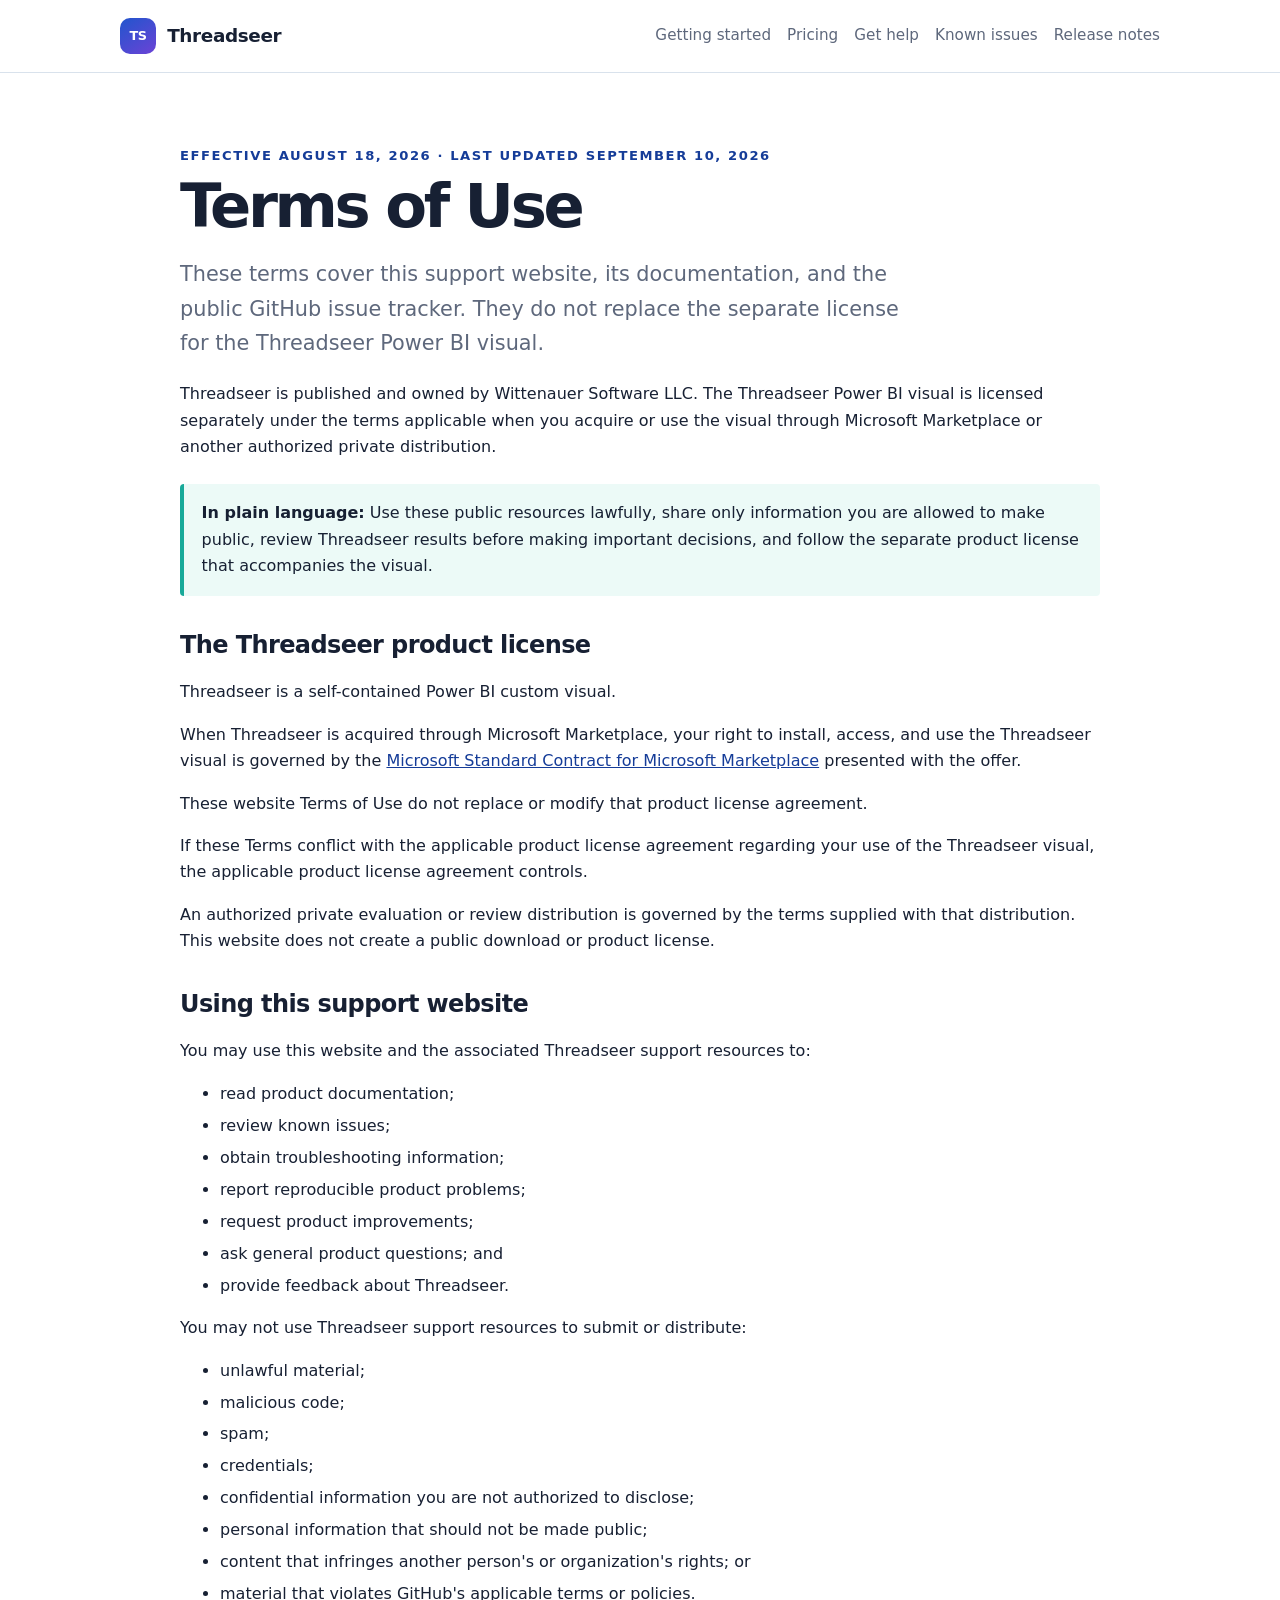
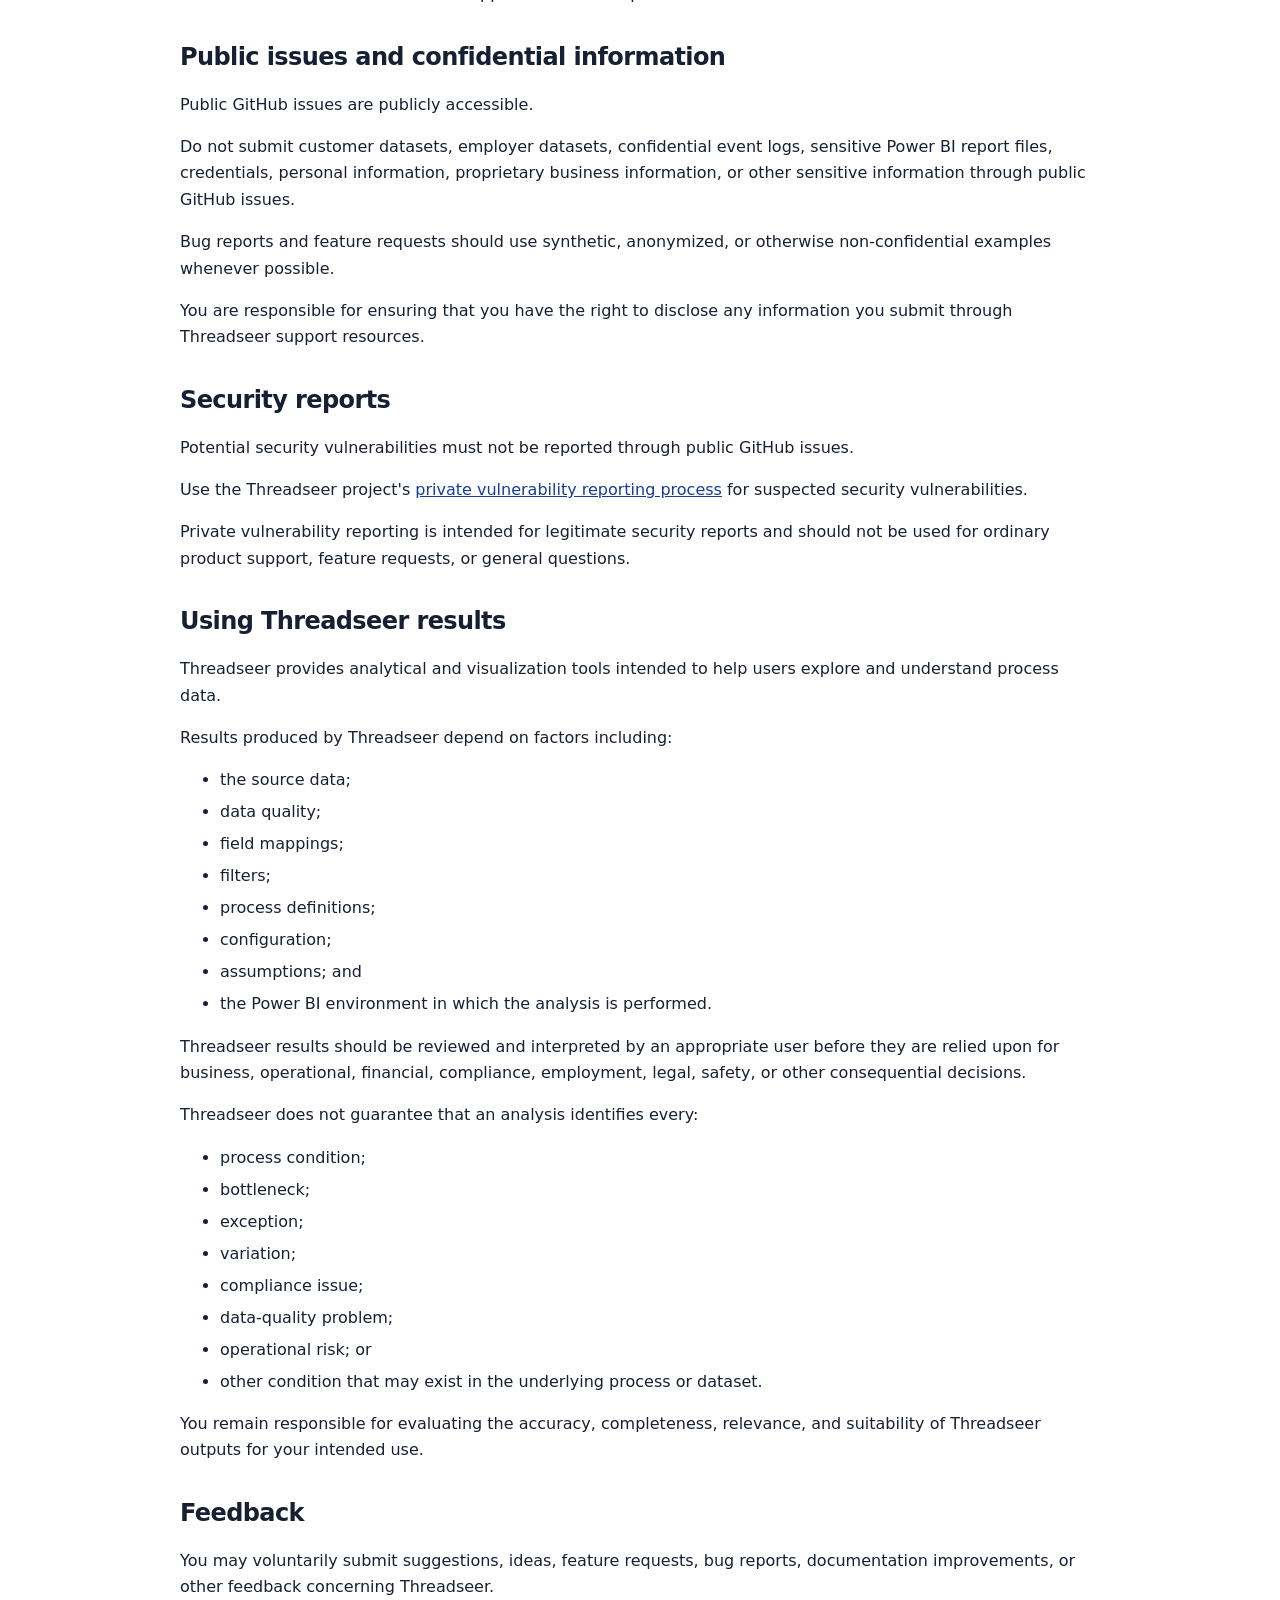
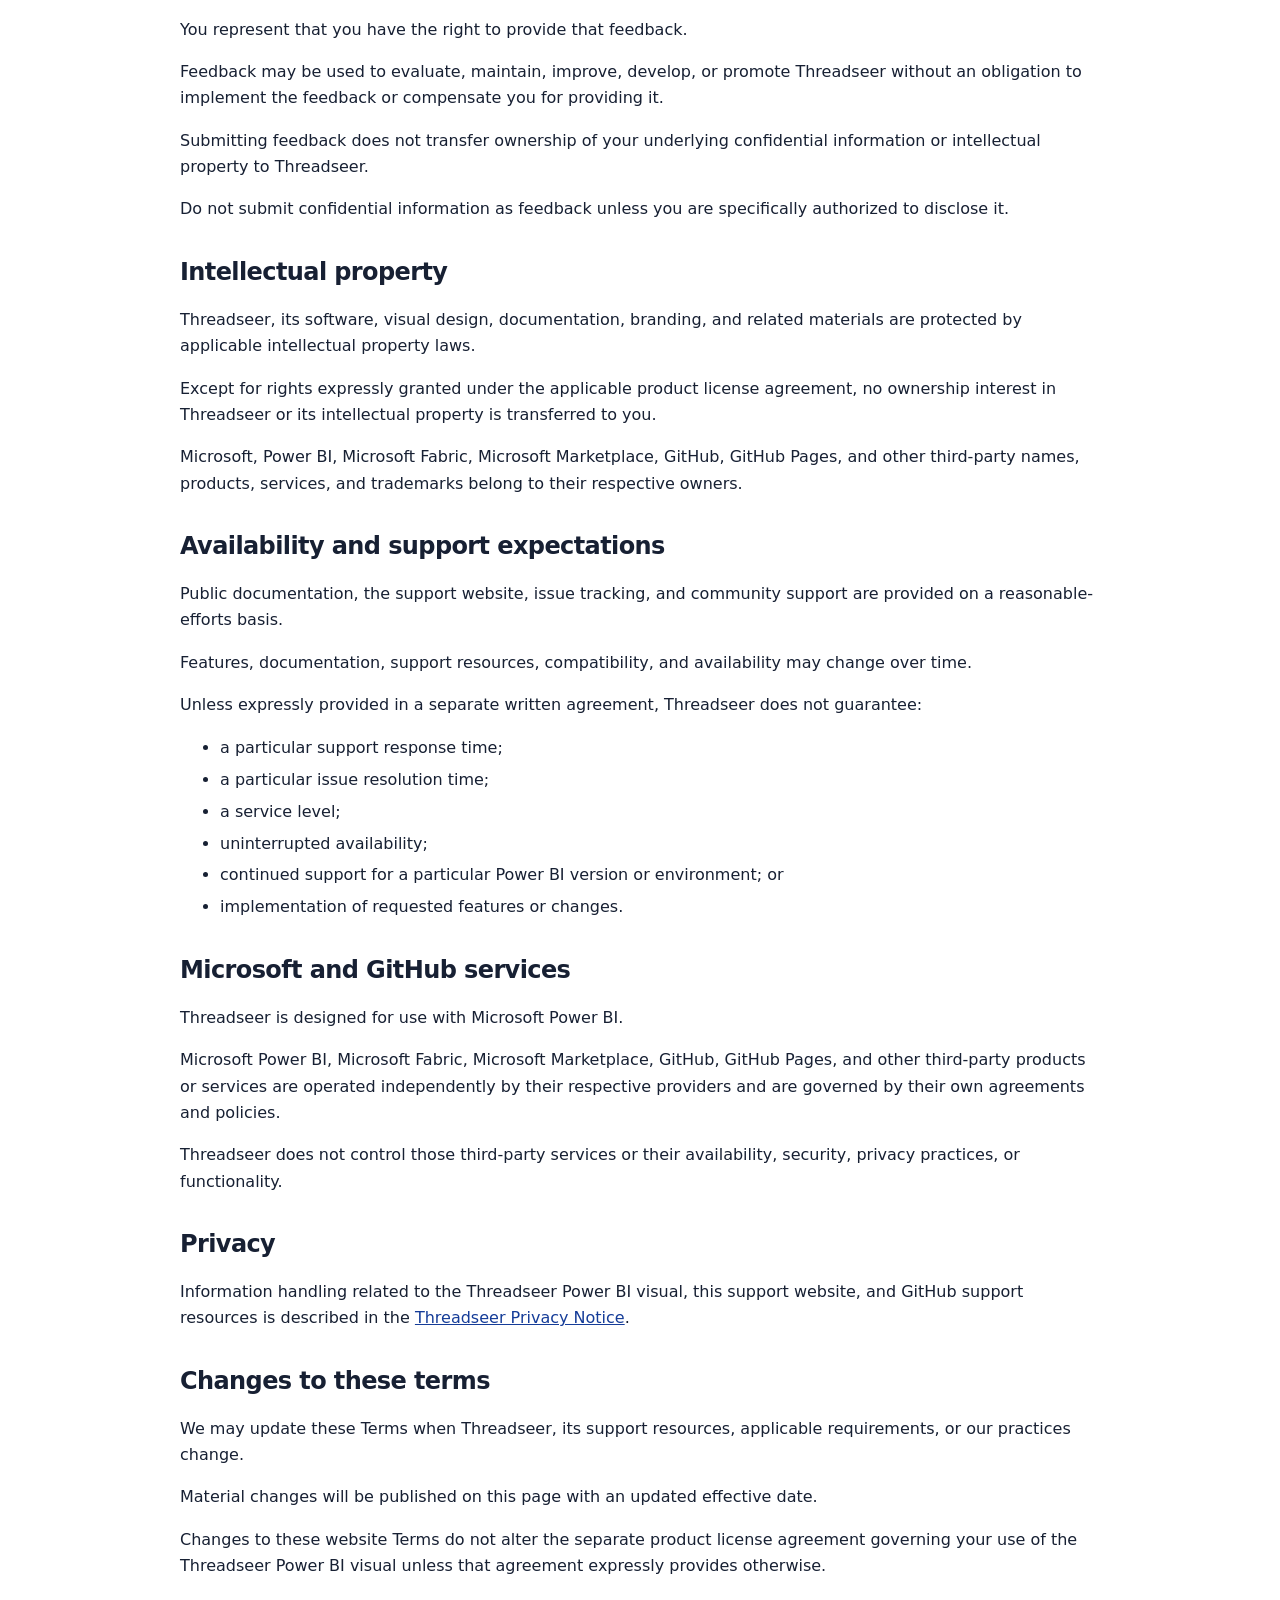
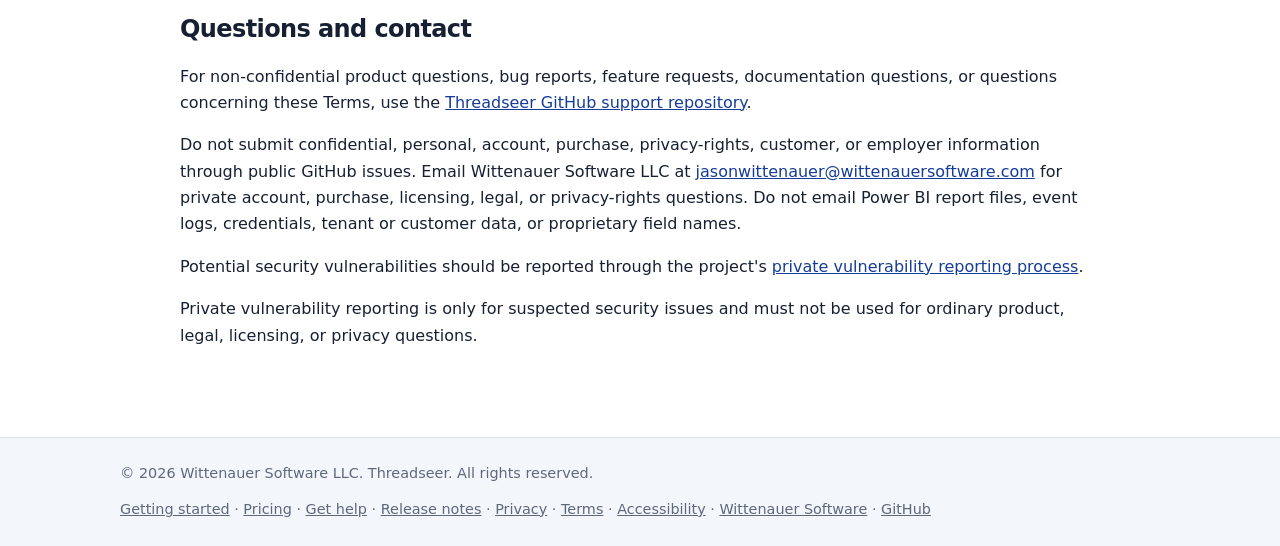
<file: docs/terms/index.html>
<!doctype html>
<html lang="en">
<head>
  <meta charset="utf-8">
  <meta name="viewport" content="width=device-width, initial-scale=1">
  <meta name="description" content="Terms of Use for the Threadseer support website, documentation, public issue tracker, and related support resources.">
  <title>Terms of Use | Threadseer</title>
  <link rel="stylesheet" href="../assets/styles.css?v=20260822-business-copy">
</head>
<body>
  <a class="skip-link" href="#main">Skip to content</a>
  <header class="site-header"><nav class="nav" aria-label="Primary"><a class="brand" href="../"><span class="brand-mark" aria-hidden="true">TS</span>Threadseer</a><div class="nav-links"><a href="../getting-started/">Getting started</a><a href="../licensing/">Pricing</a><a href="../support/">Get help</a><a href="../known-issues/">Known issues</a><a href="../release-notes/">Release notes</a></div></nav></header>
  <main id="main" class="page"><div class="content">
    <div class="eyebrow">Effective August 18, 2026 &middot; Last updated September 10, 2026</div>
    <h1>Terms of Use</h1>
    <p class="lede">These terms cover this support website, its documentation, and the public GitHub issue tracker. They do not replace the separate license for the Threadseer Power BI visual.</p>
    <p>Threadseer is published and owned by Wittenauer Software LLC. The Threadseer Power BI visual is licensed separately under the terms applicable when you acquire or use the visual through Microsoft Marketplace or another authorized private distribution.</p>
    <div class="notice"><strong>In plain language:</strong> Use these public resources lawfully, share only information you are allowed to make public, review Threadseer results before making important decisions, and follow the separate product license that accompanies the visual.</div>

    <h2>The Threadseer product license</h2>
    <p>Threadseer is a self-contained Power BI custom visual.</p>
    <p>When Threadseer is acquired through Microsoft Marketplace, your right to install, access, and use the Threadseer visual is governed by the <a href="https://learn.microsoft.com/en-us/legal/marketplace/standard-contract">Microsoft Standard Contract for Microsoft Marketplace</a> presented with the offer.</p>
    <p>These website Terms of Use do not replace or modify that product license agreement.</p>
    <p>If these Terms conflict with the applicable product license agreement regarding your use of the Threadseer visual, the applicable product license agreement controls.</p>
    <p>An authorized private evaluation or review distribution is governed by the terms supplied with that distribution. This website does not create a public download or product license.</p>

    <h2>Using this support website</h2>
    <p>You may use this website and the associated Threadseer support resources to:</p>
    <ul>
      <li>read product documentation;</li>
      <li>review known issues;</li>
      <li>obtain troubleshooting information;</li>
      <li>report reproducible product problems;</li>
      <li>request product improvements;</li>
      <li>ask general product questions; and</li>
      <li>provide feedback about Threadseer.</li>
    </ul>
    <p>You may not use Threadseer support resources to submit or distribute:</p>
    <ul>
      <li>unlawful material;</li>
      <li>malicious code;</li>
      <li>spam;</li>
      <li>credentials;</li>
      <li>confidential information you are not authorized to disclose;</li>
      <li>personal information that should not be made public;</li>
      <li>content that infringes another person's or organization's rights; or</li>
      <li>material that violates GitHub's applicable terms or policies.</li>
    </ul>

    <h2>Public issues and confidential information</h2>
    <p>Public GitHub issues are publicly accessible.</p>
    <p>Do not submit customer datasets, employer datasets, confidential event logs, sensitive Power BI report files, credentials, personal information, proprietary business information, or other sensitive information through public GitHub issues.</p>
    <p>Bug reports and feature requests should use synthetic, anonymized, or otherwise non-confidential examples whenever possible.</p>
    <p>You are responsible for ensuring that you have the right to disclose any information you submit through Threadseer support resources.</p>

    <h2>Security reports</h2>
    <p>Potential security vulnerabilities must not be reported through public GitHub issues.</p>
    <p>Use the Threadseer project's <a href="https://github.com/wittenauer-software/threadseer-support/security/advisories/new">private vulnerability reporting process</a> for suspected security vulnerabilities.</p>
    <p>Private vulnerability reporting is intended for legitimate security reports and should not be used for ordinary product support, feature requests, or general questions.</p>

    <h2>Using Threadseer results</h2>
    <p>Threadseer provides analytical and visualization tools intended to help users explore and understand process data.</p>
    <p>Results produced by Threadseer depend on factors including:</p>
    <ul>
      <li>the source data;</li>
      <li>data quality;</li>
      <li>field mappings;</li>
      <li>filters;</li>
      <li>process definitions;</li>
      <li>configuration;</li>
      <li>assumptions; and</li>
      <li>the Power BI environment in which the analysis is performed.</li>
    </ul>
    <p>Threadseer results should be reviewed and interpreted by an appropriate user before they are relied upon for business, operational, financial, compliance, employment, legal, safety, or other consequential decisions.</p>
    <p>Threadseer does not guarantee that an analysis identifies every:</p>
    <ul>
      <li>process condition;</li>
      <li>bottleneck;</li>
      <li>exception;</li>
      <li>variation;</li>
      <li>compliance issue;</li>
      <li>data-quality problem;</li>
      <li>operational risk; or</li>
      <li>other condition that may exist in the underlying process or dataset.</li>
    </ul>
    <p>You remain responsible for evaluating the accuracy, completeness, relevance, and suitability of Threadseer outputs for your intended use.</p>

    <h2>Feedback</h2>
    <p>You may voluntarily submit suggestions, ideas, feature requests, bug reports, documentation improvements, or other feedback concerning Threadseer.</p>
    <p>You represent that you have the right to provide that feedback.</p>
    <p>Feedback may be used to evaluate, maintain, improve, develop, or promote Threadseer without an obligation to implement the feedback or compensate you for providing it.</p>
    <p>Submitting feedback does not transfer ownership of your underlying confidential information or intellectual property to Threadseer.</p>
    <p>Do not submit confidential information as feedback unless you are specifically authorized to disclose it.</p>

    <h2>Intellectual property</h2>
    <p>Threadseer, its software, visual design, documentation, branding, and related materials are protected by applicable intellectual property laws.</p>
    <p>Except for rights expressly granted under the applicable product license agreement, no ownership interest in Threadseer or its intellectual property is transferred to you.</p>
    <p>Microsoft, Power BI, Microsoft Fabric, Microsoft Marketplace, GitHub, GitHub Pages, and other third-party names, products, services, and trademarks belong to their respective owners.</p>

    <h2>Availability and support expectations</h2>
    <p>Public documentation, the support website, issue tracking, and community support are provided on a reasonable-efforts basis.</p>
    <p>Features, documentation, support resources, compatibility, and availability may change over time.</p>
    <p>Unless expressly provided in a separate written agreement, Threadseer does not guarantee:</p>
    <ul>
      <li>a particular support response time;</li>
      <li>a particular issue resolution time;</li>
      <li>a service level;</li>
      <li>uninterrupted availability;</li>
      <li>continued support for a particular Power BI version or environment; or</li>
      <li>implementation of requested features or changes.</li>
    </ul>

    <h2>Microsoft and GitHub services</h2>
    <p>Threadseer is designed for use with Microsoft Power BI.</p>
    <p>Microsoft Power BI, Microsoft Fabric, Microsoft Marketplace, GitHub, GitHub Pages, and other third-party products or services are operated independently by their respective providers and are governed by their own agreements and policies.</p>
    <p>Threadseer does not control those third-party services or their availability, security, privacy practices, or functionality.</p>

    <h2>Privacy</h2>
    <p>Information handling related to the Threadseer Power BI visual, this support website, and GitHub support resources is described in the <a href="../privacy/">Threadseer Privacy Notice</a>.</p>

    <h2>Changes to these terms</h2>
    <p>We may update these Terms when Threadseer, its support resources, applicable requirements, or our practices change.</p>
    <p>Material changes will be published on this page with an updated effective date.</p>
    <p>Changes to these website Terms do not alter the separate product license agreement governing your use of the Threadseer Power BI visual unless that agreement expressly provides otherwise.</p>

    <h2>Questions and contact</h2>
    <p>For non-confidential product questions, bug reports, feature requests, documentation questions, or questions concerning these Terms, use the <a href="https://github.com/wittenauer-software/threadseer-support/issues">Threadseer GitHub support repository</a>.</p>
    <p>Do not submit confidential, personal, account, purchase, privacy-rights, customer, or employer information through public GitHub issues. Email Wittenauer Software LLC at <a href="mailto:jasonwittenauer@wittenauersoftware.com">jasonwittenauer@wittenauersoftware.com</a> for private account, purchase, licensing, legal, or privacy-rights questions. Do not email Power BI report files, event logs, credentials, tenant or customer data, or proprietary field names.</p>
    <p>Potential security vulnerabilities should be reported through the project's <a href="https://github.com/wittenauer-software/threadseer-support/security/advisories/new">private vulnerability reporting process</a>.</p>
    <p>Private vulnerability reporting is only for suspected security issues and must not be used for ordinary product, legal, licensing, or privacy questions.</p>
  </div></main>
  <footer class="site-footer"><div class="footer-inner"><p>&copy; 2026 Wittenauer Software LLC. Threadseer. All rights reserved.</p><p><a href="../getting-started/">Getting started</a> &middot; <a href="../licensing/">Pricing</a> &middot; <a href="../support/">Get help</a> &middot; <a href="../release-notes/">Release notes</a> &middot; <a href="../privacy/">Privacy</a> &middot; <a href="./">Terms</a> &middot; <a href="../accessibility/">Accessibility</a> &middot; <a href="https://wittenauersoftware.com">Wittenauer Software</a> &middot; <a href="https://github.com/wittenauer-software/threadseer-support">GitHub</a></p></div></footer>
</body>
</html>
</file>
<file: docs/assets/styles.css>
:root {
  color-scheme: light;
  --ink: #172033;
  --muted: #5e687c;
  --paper: #ffffff;
  --wash: #f3f7fb;
  --line: #d9e2ec;
  --brand: #2155cd;
  --brand-dark: #153c98;
  --accent: #18a999;
  --warning: #8a4b08;
  font-family: Inter, "Segoe UI", system-ui, -apple-system, BlinkMacSystemFont, sans-serif;
}

* { box-sizing: border-box; }
html { scroll-behavior: smooth; }
body { margin: 0; color: var(--ink); background: var(--paper); line-height: 1.65; }
a { color: var(--brand-dark); }
a:hover { color: var(--brand); }
a:focus-visible, .button:focus-visible, summary:focus-visible, .table-wrap:focus-visible { outline: 3px solid #ffbf47; outline-offset: 3px; }
.skip-link { position: absolute; left: -999px; top: 0; padding: .6rem 1rem; background: var(--ink); color: white; z-index: 20; }
.skip-link:focus { left: 1rem; top: 1rem; }
.site-header { border-bottom: 1px solid var(--line); background: rgba(255,255,255,.96); }
.nav { max-width: 1080px; margin: 0 auto; min-height: 72px; padding: 0 1.25rem; display: flex; align-items: center; justify-content: space-between; gap: 1.25rem; }
.brand { display: inline-flex; align-items: center; gap: .7rem; color: var(--ink); text-decoration: none; font-size: 1.15rem; font-weight: 750; letter-spacing: -.02em; }
.brand-mark { display: grid; place-items: center; width: 36px; height: 36px; color: white; background: linear-gradient(145deg, var(--brand), #6b43d6); border-radius: 10px; font-size: .8rem; letter-spacing: -.03em; }
.nav-links { display: flex; flex-wrap: wrap; gap: .25rem 1rem; }
.nav-links a { color: var(--muted); text-decoration: none; font-size: .95rem; }
.nav-links a:hover { color: var(--ink); }
.nav-links a[aria-current="page"] { color: var(--ink); font-weight: 700; text-decoration: underline; text-decoration-thickness: 2px; text-underline-offset: .35rem; }
main { min-height: calc(100vh - 190px); }
.hero { background: radial-gradient(circle at 85% 5%, #dce7ff 0, transparent 34%), linear-gradient(180deg, #f8fbff, var(--paper)); border-bottom: 1px solid var(--line); }
.hero-inner, .content { max-width: 960px; margin: 0 auto; padding: 4.5rem 1.25rem; }
.hero-inner { max-width: 1080px; }
.eyebrow { color: var(--brand-dark); font-size: .82rem; font-weight: 750; letter-spacing: .12em; text-transform: uppercase; }
h1 { max-width: 760px; margin: .5rem 0 1rem; font-size: clamp(2.3rem, 7vw, 4.8rem); line-height: 1.02; letter-spacing: -.055em; }
.page h1 { font-size: clamp(2.25rem, 6vw, 3.8rem); }
h2 { margin-top: 2.2rem; line-height: 1.2; letter-spacing: -.025em; }
h3 { line-height: 1.3; }
.lede { max-width: 720px; color: var(--muted); font-size: clamp(1.05rem, 2.5vw, 1.3rem); }
.actions { display: flex; flex-wrap: wrap; gap: .8rem; margin-top: 1.7rem; }
.button { display: inline-flex; align-items: center; justify-content: center; min-height: 46px; padding: .68rem 1rem; border: 1px solid var(--brand); border-radius: 9px; background: var(--brand); color: white; text-decoration: none; font-weight: 700; transition: background-color .15s ease, border-color .15s ease, box-shadow .15s ease, color .15s ease; }
.button.secondary { color: var(--brand-dark); background: white; border-color: var(--line); }
a.button:hover { color: white; background: var(--brand-dark); border-color: var(--brand-dark); box-shadow: 0 6px 16px rgba(21,60,152,.22); }
a.button.secondary:hover { color: var(--brand-dark); background: var(--wash); border-color: var(--brand); box-shadow: 0 6px 16px rgba(23,32,51,.1); }
.grid { display: grid; grid-template-columns: repeat(2, minmax(0, 1fr)); gap: 1rem; margin-top: 2rem; }
.card { padding: 1.4rem; border: 1px solid var(--line); border-radius: 14px; background: white; box-shadow: 0 8px 24px rgba(23,32,51,.05); }
.card h2, .card h3 { margin-top: 0; }
.card p:last-child { margin-bottom: 0; }
.plan-grid { display: grid; grid-template-columns: repeat(2, minmax(0, 1fr)); gap: 1rem; margin: 2rem 0; }
.plan-card { display: flex; flex-direction: column; }
.plan-card.featured { border: 2px solid var(--brand); box-shadow: 0 12px 30px rgba(33,85,205,.12); }
.plan-card .checklist { padding-left: 1.25rem; }
.price { margin: .25rem 0; color: var(--ink); font-size: clamp(2rem, 5vw, 3rem); font-weight: 800; line-height: 1.1; letter-spacing: -.045em; }
.price span { color: var(--muted); font-size: 1rem; font-weight: 600; letter-spacing: normal; }
.price-secondary { margin-top: 0; color: var(--muted); }
.steps-grid, .workspace-grid, .support-options, .privacy-summary { grid-template-columns: repeat(3, minmax(0, 1fr)); }
.step-number { display: grid; place-items: center; width: 2rem; height: 2rem; margin-bottom: .9rem; border-radius: 50%; color: white; background: var(--brand); font-weight: 800; }
.status-grid { display: grid; grid-template-columns: repeat(2, minmax(0, 1fr)); gap: .75rem; margin: 1.5rem 0; }
.status-item { display: flex; flex-direction: column; gap: .15rem; padding: 1rem; border: 1px solid var(--line); border-radius: 10px; background: var(--wash); }
.status-item span { color: var(--muted); }
.notice { margin: 1.5rem 0; padding: 1rem 1.1rem; border-left: 4px solid var(--accent); border-radius: 4px; background: #ecfaf7; }
.notice.warning { border-left-color: #d27b1f; background: #fff8ec; color: #55300c; }
.checklist li { margin-bottom: .55rem; }
.table-wrap { max-width: 100%; margin: 1.5rem 0; overflow-x: auto; border: 1px solid var(--line); border-radius: 10px; }
table { width: 100%; min-width: 680px; border-collapse: collapse; background: white; }
th, td { padding: .8rem .9rem; border-bottom: 1px solid var(--line); text-align: left; vertical-align: top; }
th { background: var(--wash); font-size: .92rem; }
tr:last-child td { border-bottom: 0; }
.content li + li { margin-top: .35rem; }
.meta { color: var(--muted); font-size: .92rem; }
details { margin: 1.5rem 0; border: 1px solid var(--line); border-radius: 10px; background: white; }
summary { padding: 1rem 1.1rem; color: var(--ink); cursor: pointer; font-weight: 750; }
details[open] summary { border-bottom: 1px solid var(--line); background: var(--wash); }
.details-body { padding: .2rem 1.1rem 1rem; }
.details-body.table-wrap { margin: 0; padding: 0; border: 0; border-radius: 0 0 10px 10px; }
.site-footer { border-top: 1px solid var(--line); background: var(--wash); }
.footer-inner { max-width: 1080px; margin: 0 auto; padding: 1.5rem 1.25rem; display: flex; flex-wrap: wrap; justify-content: space-between; gap: .75rem 1.5rem; color: var(--muted); font-size: .9rem; }
.footer-inner p { margin: 0; }
.footer-inner a { color: inherit; }
code { padding: .12rem .35rem; border-radius: 4px; background: var(--wash); }

@media (max-width: 700px) {
  .nav { align-items: flex-start; flex-direction: column; padding-top: 1rem; padding-bottom: 1rem; }
  .nav-links { row-gap: .65rem; }
  .grid, .plan-grid, .steps-grid, .workspace-grid, .support-options, .privacy-summary, .status-grid { grid-template-columns: 1fr; }
  .hero-inner, .content { padding-top: 3rem; padding-bottom: 3rem; }
}

@media (prefers-reduced-motion: reduce) {
  html { scroll-behavior: auto; }
  .button { transition: none; }
}
</file>
